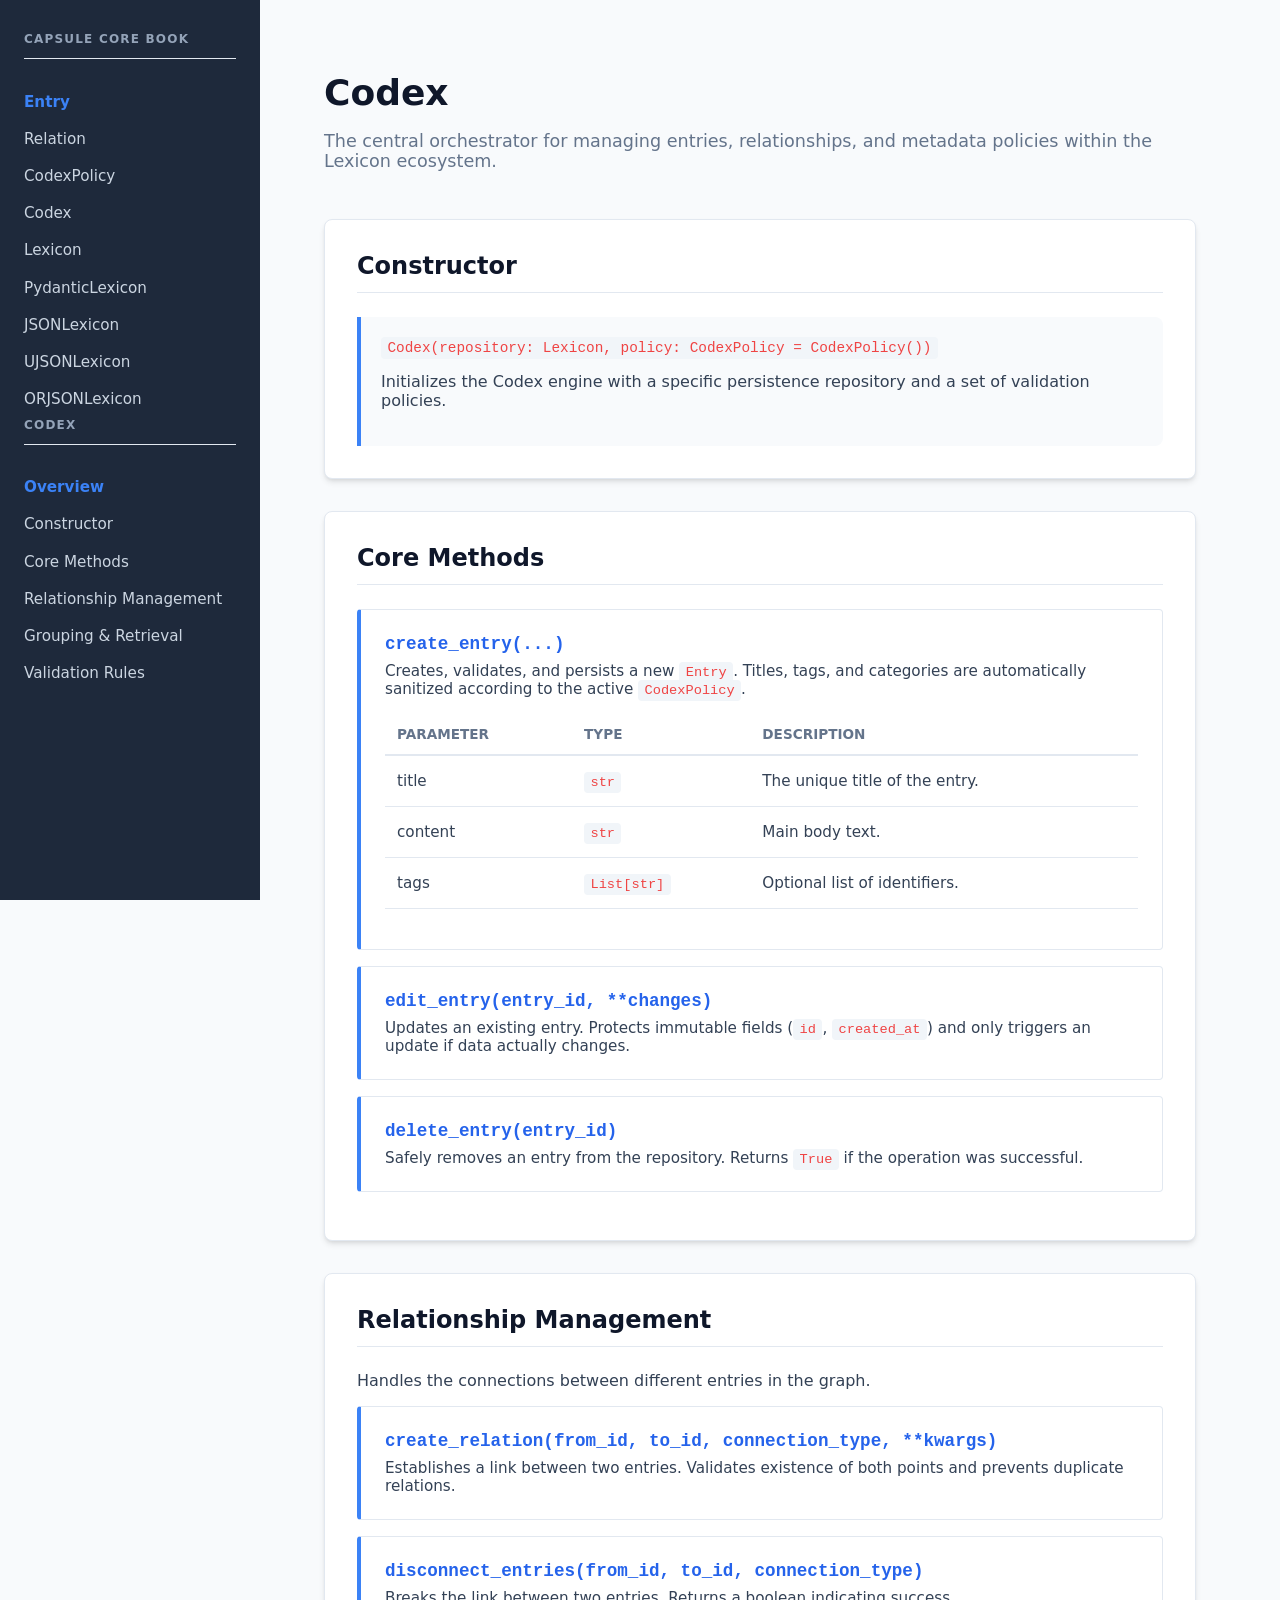
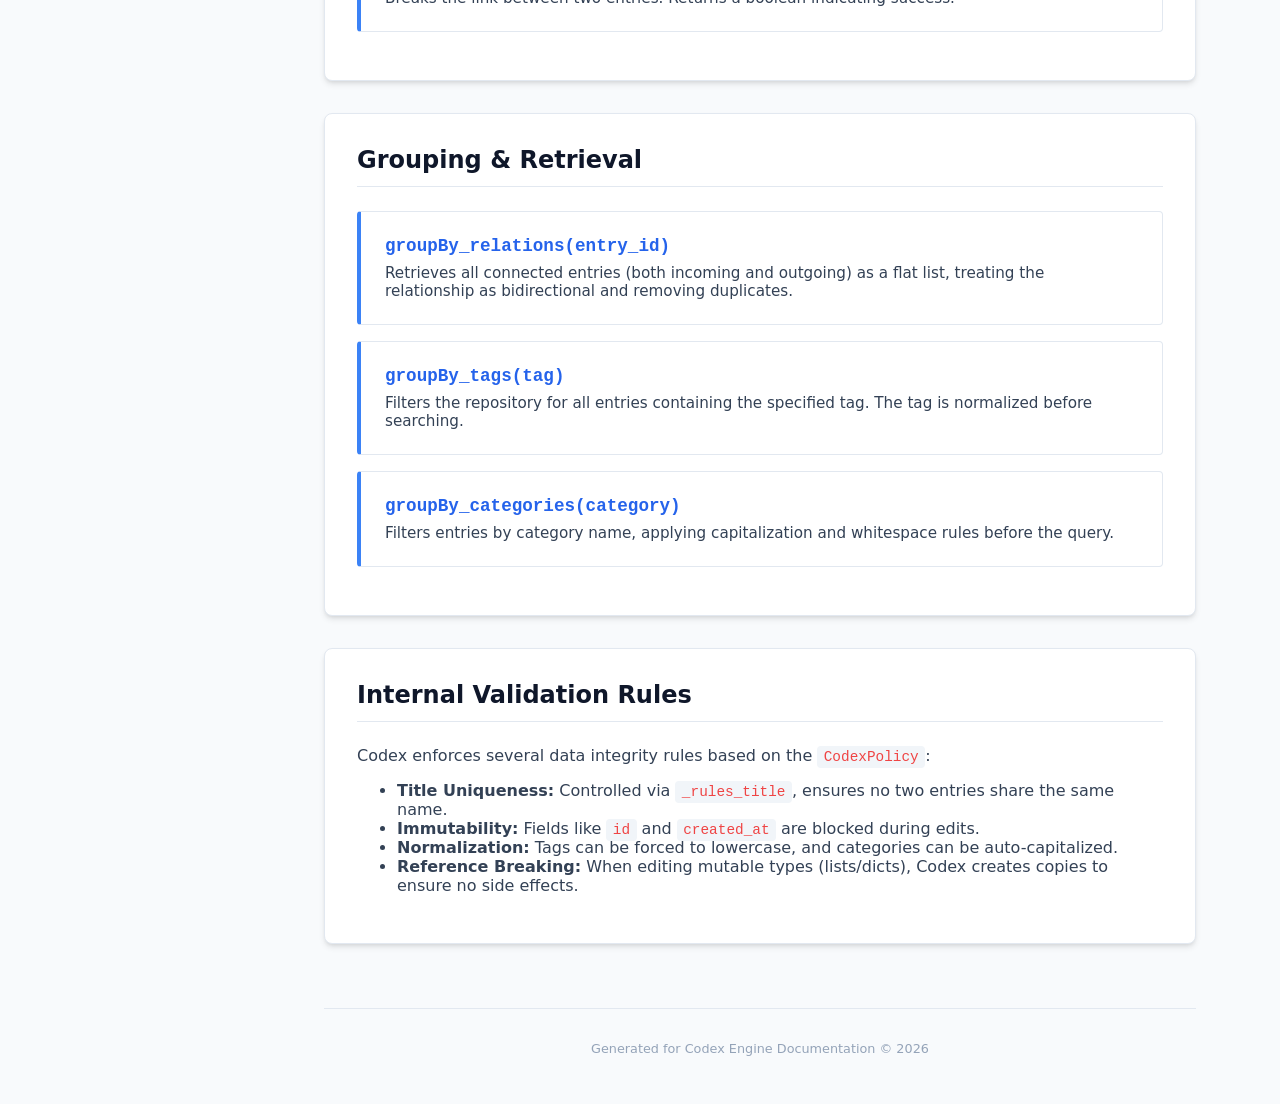
<file: docs/Codex.html>
<!DOCTYPE html>
<html lang="en">
<head>
    <meta charset="UTF-8">
    <meta name="viewport" content="width=device-width, initial-scale=1.0">
    <title>Codex API Documentation</title>
    <link rel="stylesheet" href="style.css">
    <style>
        /* Internal override for specific documentation needs */
        .params-table { margin-top: 1rem; margin-bottom: 1rem; }
        .tag-badge { 
            font-size: 0.7rem; 
            background: var(--code-bg); 
            color: var(--text-main); 
            padding: 2px 6px; 
            border-radius: 4px; 
            border: 1px solid var(--border);
        }
    </style>
</head>
<body>

    <aside class="sidebar">
        <h2>Capsule Core book</h2>
        <nav>
            <a href="Entry.html" class="active">Entry</a>
            <a href="Relation.html">Relation</a>
            <a href="CodexPolicy.html">CodexPolicy</a>
            <a href="Codex.html">Codex</a>
            <a href="Lexicon.html">Lexicon</a>
            <a href="PydanticLexicon.html">PydanticLexicon</a>
            <a href="JSONLexicon.html">JSONLexicon</a>
            <a href="UJSONLexicon.html">UJSONLexicon</a>
            <a href="ORJSONLexicon.html">ORJSONLexicon</a>
        </nav>
        <h2>
            Codex
        </h2>
        <nav>
            <a href="#overview" class="active">Overview</a>
            <a href="#constructor">Constructor</a>
            <a href="#core-methods">Core Methods</a>
            <a href="#relationships">Relationship Management</a>
            <a href="#grouping">Grouping & Retrieval</a>
            <a href="#internal-rules">Validation Rules</a>
        </nav>
    </aside>

    <main class="main-content">
        <header id="overview">
            <h1>Codex</h1>
            <p class="subtitle">The central orchestrator for managing entries, relationships, and metadata policies within the Lexicon ecosystem.</p>
        </header>

        <section id="constructor">
            <h2>Constructor</h2>
            <div class="method-box">
                <code>Codex(repository: Lexicon, policy: CodexPolicy = CodexPolicy())</code>
                <p style="margin-top: 1rem;">Initializes the Codex engine with a specific persistence repository and a set of validation policies.</p>
            </div>
        </section>

        <section id="core-methods">
            <h2>Core Methods</h2>

            <div class="method-card">
                <h3>create_entry(...)</h3>
                <p>Creates, validates, and persists a new <code>Entry</code>. Titles, tags, and categories are automatically sanitized according to the active <code>CodexPolicy</code>.</p>
                <table>
                    <thead>
                        <tr>
                            <th>Parameter</th>
                            <th>Type</th>
                            <th>Description</th>
                        </tr>
                    </thead>
                    <tbody>
                        <tr><td>title</td><td><code>str</code></td><td>The unique title of the entry.</td></tr>
                        <tr><td>content</td><td><code>str</code></td><td>Main body text.</td></tr>
                        <tr><td>tags</td><td><code>List[str]</code></td><td>Optional list of identifiers.</td></tr>
                    </tbody>
                </table>
            </div>

            <div class="method-card">
                <h3>edit_entry(entry_id, **changes)</h3>
                <p>Updates an existing entry. Protects immutable fields (<code>id</code>, <code>created_at</code>) and only triggers an update if data actually changes.</p>
            </div>

            <div class="method-card">
                <h3>delete_entry(entry_id)</h3>
                <p>Safely removes an entry from the repository. Returns <code>True</code> if the operation was successful.</p>
            </div>
        </section>

        <section id="relationships">
            <h2>Relationship Management</h2>
            <p>Handles the connections between different entries in the graph.</p>

            <div class="method-card">
                <h3>create_relation(from_id, to_id, connection_type, **kwargs)</h3>
                <p>Establishes a link between two entries. Validates existence of both points and prevents duplicate relations.</p>
            </div>

            <div class="method-card">
                <h3>disconnect_entries(from_id, to_id, connection_type)</h3>
                <p>Breaks the link between two entries. Returns a boolean indicating success.</p>
            </div>
        </section>

        <section id="grouping">
            <h2>Grouping & Retrieval</h2>

            <div class="method-card">
                <h3>groupBy_relations(entry_id)</h3>
                <p>Retrieves all connected entries (both incoming and outgoing) as a flat list, treating the relationship as bidirectional and removing duplicates.</p>
            </div>

            <div class="method-card">
                <h3>groupBy_tags(tag)</h3>
                <p>Filters the repository for all entries containing the specified tag. The tag is normalized before searching.</p>
            </div>

            <div class="method-card">
                <h3>groupBy_categories(category)</h3>
                <p>Filters entries by category name, applying capitalization and whitespace rules before the query.</p>
            </div>
        </section>

        <section id="internal-rules">
            <h2>Internal Validation Rules</h2>
            <p>Codex enforces several data integrity rules based on the <code>CodexPolicy</code>:</p>
            <ul>
                <li><strong>Title Uniqueness:</strong> Controlled via <code>_rules_title</code>, ensures no two entries share the same name.</li>
                <li><strong>Immutability:</strong> Fields like <code>id</code> and <code>created_at</code> are blocked during edits.</li>
                <li><strong>Normalization:</strong> Tags can be forced to lowercase, and categories can be auto-capitalized.</li>
                <li><strong>Reference Breaking:</strong> When editing mutable types (lists/dicts), Codex creates copies to ensure no side effects.</li>
            </ul>
        </section>

        <footer style="margin-top: 4rem; color: #94a3b8; font-size: 0.8rem; text-align: center; border-top: 1px solid var(--border); padding-top: 2rem;">
            Generated for Codex Engine Documentation &copy; 2026
        </footer>
    </main>

</body>
</html>
</file>
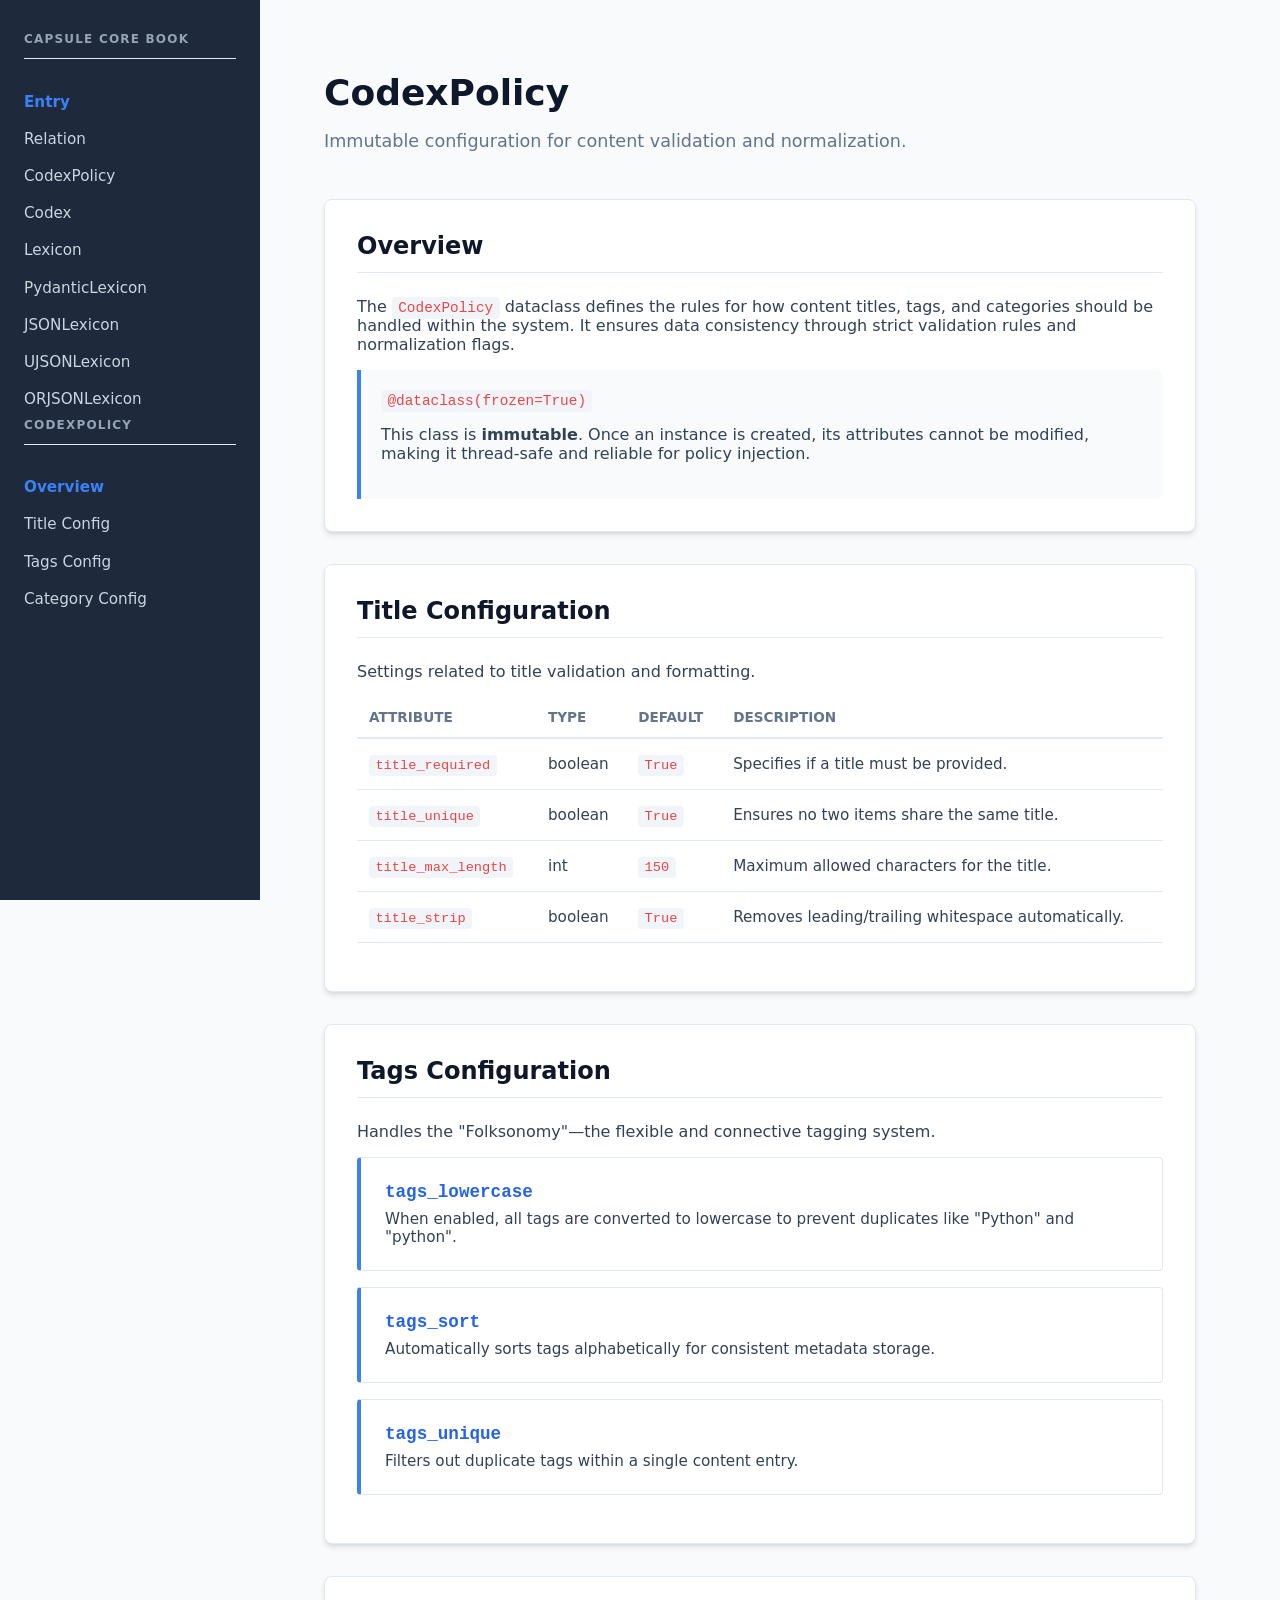
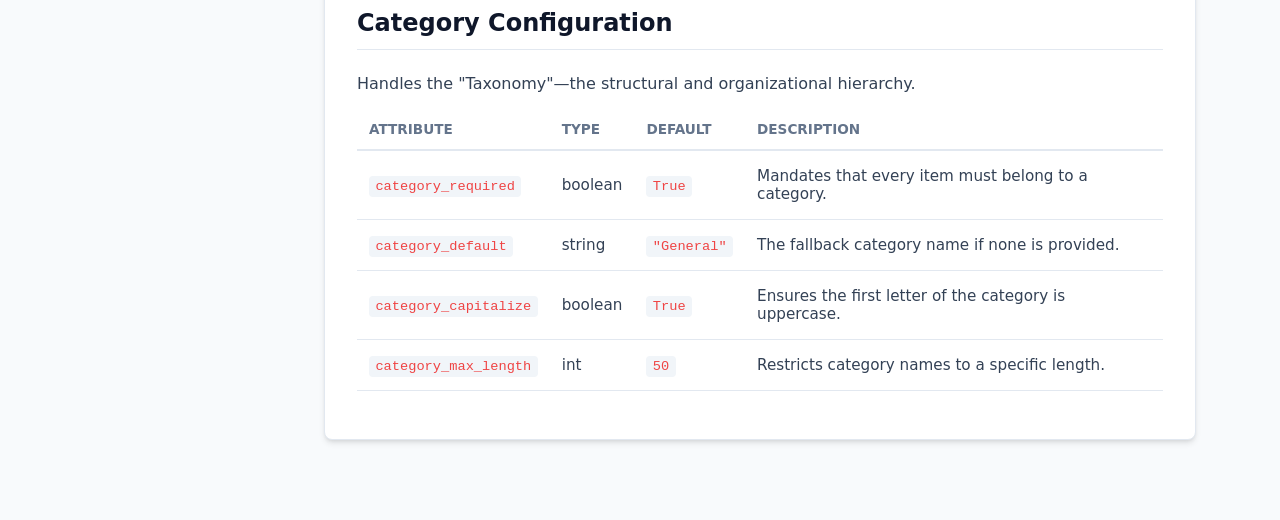
<file: docs/CodexPolicy.html>
<!DOCTYPE html>
<html lang="en">
<head>
    <meta charset="UTF-8">
    <meta name="viewport" content="width=device-width, initial-scale=1.0">
    <title>CodexPolicy Documentation</title>
    <link rel="stylesheet" href="style.css">
</head>
<body>

    <aside class="sidebar">
        <h2>Capsule Core book</h2>
        <nav>
            <a href="Entry.html" class="active">Entry</a>
            <a href="Relation.html">Relation</a>
            <a href="CodexPolicy.html">CodexPolicy</a>
            <a href="Codex.html">Codex</a>
            <a href="Lexicon.html">Lexicon</a>
            <a href="PydanticLexicon.html">PydanticLexicon</a>
            <a href="JSONLexicon.html">JSONLexicon</a>
            <a href="UJSONLexicon.html">UJSONLexicon</a>
            <a href="ORJSONLexicon.html">ORJSONLexicon</a>
        </nav>
        <h2>CodexPolicy</h2>
        <nav>
            <a href="#overview" class="active">Overview</a>
            <a href="#title-config">Title Config</a>
            <a href="#tags-config">Tags Config</a>
            <a href="#category-config">Category Config</a>
        </nav>
    </aside>

    <main class="main-content">
        <header>
            <h1>CodexPolicy</h1>
            <p class="subtitle">Immutable configuration for content validation and normalization.</p>
        </header>

        <section id="overview">
            <h2>Overview</h2>
            <p>The <code>CodexPolicy</code> dataclass defines the rules for how content titles, tags, and categories should be handled within the system. It ensures data consistency through strict validation rules and normalization flags.</p>
            <div class="method-box">
                <code>@dataclass(frozen=True)</code>
                <p>This class is <strong>immutable</strong>. Once an instance is created, its attributes cannot be modified, making it thread-safe and reliable for policy injection.</p>
            </div>
        </section>

        <section id="title-config">
            <h2>Title Configuration</h2>
            <p>Settings related to title validation and formatting.</p>
            
            <table>
                <thead>
                    <tr>
                        <th>Attribute</th>
                        <th>Type</th>
                        <th>Default</th>
                        <th>Description</th>
                    </tr>
                </thead>
                <tbody>
                    <tr>
                        <td><code>title_required</code></td>
                        <td>boolean</td>
                        <td><code>True</code></td>
                        <td>Specifies if a title must be provided.</td>
                    </tr>
                    <tr>
                        <td><code>title_unique</code></td>
                        <td>boolean</td>
                        <td><code>True</code></td>
                        <td>Ensures no two items share the same title.</td>
                    </tr>
                    <tr>
                        <td><code>title_max_length</code></td>
                        <td>int</td>
                        <td><code>150</code></td>
                        <td>Maximum allowed characters for the title.</td>
                    </tr>
                    <tr>
                        <td><code>title_strip</code></td>
                        <td>boolean</td>
                        <td><code>True</code></td>
                        <td>Removes leading/trailing whitespace automatically.</td>
                    </tr>
                </tbody>
            </table>
        </section>

        <section id="tags-config">
            <h2>Tags Configuration</h2>
            <p>Handles the "Folksonomy"—the flexible and connective tagging system.</p>

            <div class="method-card">
                <h3>tags_lowercase</h3>
                <p>When enabled, all tags are converted to lowercase to prevent duplicates like "Python" and "python".</p>
            </div>

            <div class="method-card">
                <h3>tags_sort</h3>
                <p>Automatically sorts tags alphabetically for consistent metadata storage.</p>
            </div>

            <div class="method-card">
                <h3>tags_unique</h3>
                <p>Filters out duplicate tags within a single content entry.</p>
            </div>
        </section>

        <section id="category-config">
            <h2>Category Configuration</h2>
            <p>Handles the "Taxonomy"—the structural and organizational hierarchy.</p>

            <table>
                <thead>
                    <tr>
                        <th>Attribute</th>
                        <th>Type</th>
                        <th>Default</th>
                        <th>Description</th>
                    </tr>
                </thead>
                <tbody>
                    <tr>
                        <td><code>category_required</code></td>
                        <td>boolean</td>
                        <td><code>True</code></td>
                        <td>Mandates that every item must belong to a category.</td>
                    </tr>
                    <tr>
                        <td><code>category_default</code></td>
                        <td>string</td>
                        <td><code>"General"</code></td>
                        <td>The fallback category name if none is provided.</td>
                    </tr>
                    <tr>
                        <td><code>category_capitalize</code></td>
                        <td>boolean</td>
                        <td><code>True</code></td>
                        <td>Ensures the first letter of the category is uppercase.</td>
                    </tr>
                    <tr>
                        <td><code>category_max_length</code></td>
                        <td>int</td>
                        <td><code>50</code></td>
                        <td>Restricts category names to a specific length.</td>
                    </tr>
                </tbody>
            </table>
        </section>

    </main>
</body>
</html>
</file>
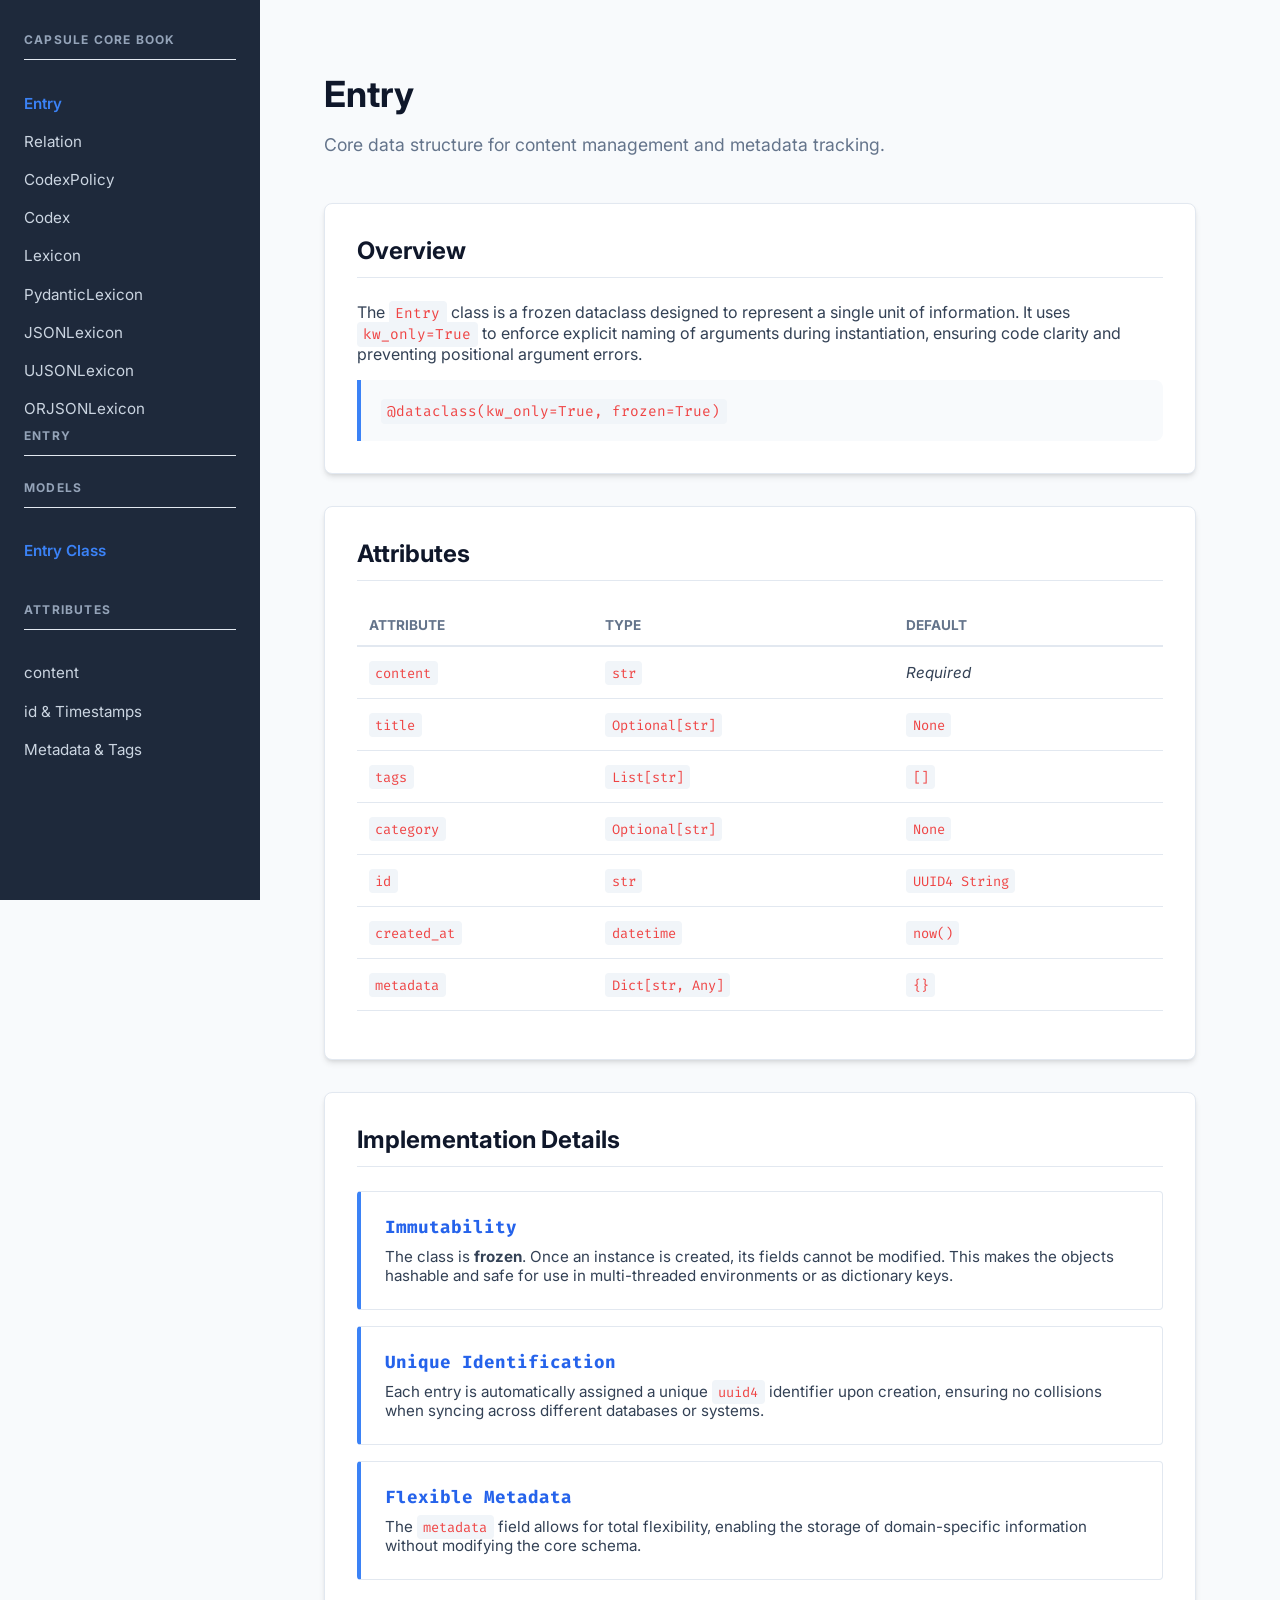
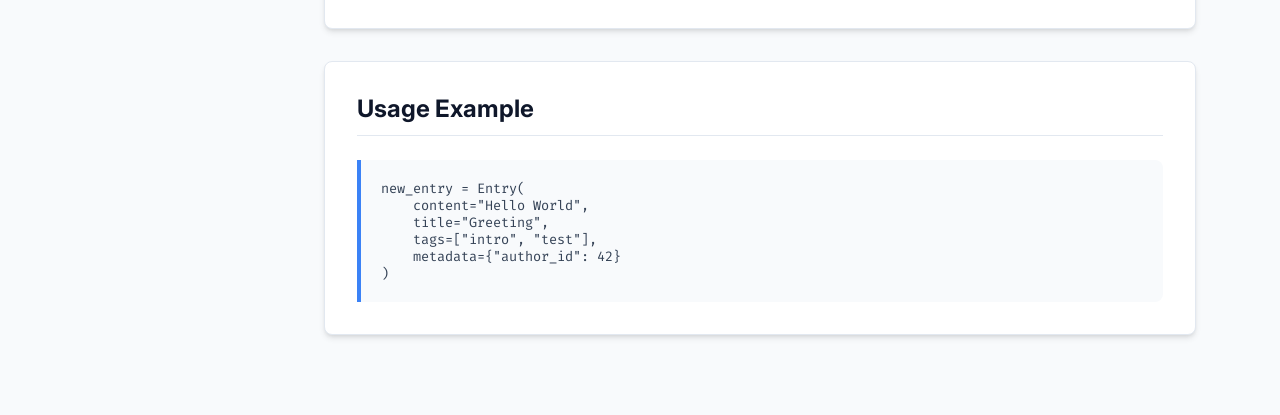
<file: docs/Entry.html>
<!DOCTYPE html>
<html lang="en">
<head>
    <meta charset="UTF-8">
    <meta name="viewport" content="width=device-width, initial-scale=1.0">
    <title>Entry Model Documentation</title>
    <link rel="stylesheet" href="style.css">
    <link rel="preconnect" href="https://fonts.googleapis.com">
    <link rel="preconnect" href="https://fonts.gstatic.com" crossorigin>
    <link href="https://fonts.googleapis.com/css2?family=Fira+Code:wght@400;500&family=Inter:wght@400;600;700&display=swap" rel="stylesheet">
</head>
<body>

    <aside class="sidebar">
        <h2>Capsule Core book</h2>
        <nav>
            <a href="Entry.html" class="active">Entry</a>
            <a href="Relation.html">Relation</a>
            <a href="CodexPolicy.html">CodexPolicy</a>
            <a href="Codex.html">Codex</a>
            <a href="Lexicon.html">Lexicon</a>
            <a href="PydanticLexicon.html">PydanticLexicon</a>
            <a href="JSONLexicon.html">JSONLexicon</a>
            <a href="UJSONLexicon.html">UJSONLexicon</a>
            <a href="ORJSONLexicon.html">ORJSONLexicon</a>
        </nav>
        <h2>Entry</h2>
        <h2>Models</h2>
        <nav>
            <a href="#entry-class" class="active">Entry Class</a>
        </nav>
        
        <h2 style="margin-top: 2rem;">Attributes</h2>
        <nav>
            <a href="#attr-content">content</a>
            <a href="#attr-identity">id & Timestamps</a>
            <a href="#attr-meta">Metadata & Tags</a>
        </nav>
    </aside>

    <main class="main-content">
        <header id="repository">
            <h1>Entry</h1>
            <p class="subtitle">Core data structure for content management and metadata tracking.</p>
        </header>

        <section id="entry-class">
            <h2>Overview</h2>
            <p>The <code>Entry</code> class is a frozen dataclass designed to represent a single unit of information. It uses <code>kw_only=True</code> to enforce explicit naming of arguments during instantiation, ensuring code clarity and preventing positional argument errors.</p>
            
            <div class="method-box">
                <code>@dataclass(kw_only=True, frozen=True)</code>
            </div>
        </section>

        <section>
            <h2>Attributes</h2>
            <table>
                <thead>
                    <tr>
                        <th>Attribute</th>
                        <th>Type</th>
                        <th>Default</th>
                    </tr>
                </thead>
                <tbody>
                    <tr id="attr-content">
                        <td><code>content</code></td>
                        <td><code>str</code></td>
                        <td><em>Required</em></td>
                    </tr>
                    <tr>
                        <td><code>title</code></td>
                        <td><code>Optional[str]</code></td>
                        <td><code>None</code></td>
                    </tr>
                    <tr>
                        <td><code>tags</code></td>
                        <td><code>List[str]</code></td>
                        <td><code>[]</code></td>
                    </tr>
                    <tr>
                        <td><code>category</code></td>
                        <td><code>Optional[str]</code></td>
                        <td><code>None</code></td>
                    </tr>
                    <tr id="attr-identity">
                        <td><code>id</code></td>
                        <td><code>str</code></td>
                        <td><code>UUID4 String</code></td>
                    </tr>
                    <tr>
                        <td><code>created_at</code></td>
                        <td><code>datetime</code></td>
                        <td><code>now()</code></td>
                    </tr>
                    <tr id="attr-meta">
                        <td><code>metadata</code></td>
                        <td><code>Dict[str, Any]</code></td>
                        <td><code>{}</code></td>
                    </tr>
                </tbody>
            </table>
        </section>

        <section>
            <h2>Implementation Details</h2>
            
            <div class="method-card">
                <h3>Immutability</h3>
                <p>The class is <strong>frozen</strong>. Once an instance is created, its fields cannot be modified. This makes the objects hashable and safe for use in multi-threaded environments or as dictionary keys.</p>
            </div>

            <div class="method-card">
                <h3>Unique Identification</h3>
                <p>Each entry is automatically assigned a unique <code>uuid4</code> identifier upon creation, ensuring no collisions when syncing across different databases or systems.</p>
            </div>

            <div class="method-card">
                <h3>Flexible Metadata</h3>
                <p>The <code>metadata</code> field allows for total flexibility, enabling the storage of domain-specific information without modifying the core schema.</p>
            </div>
        </section>

        <section>
            <h2>Usage Example</h2>
            <div class="method-box">
                <pre style="margin: 0; color: var(--text-main); font-family: 'Fira Code', monospace; font-size: 0.85rem;">
new_entry = Entry(
    content="Hello World",
    title="Greeting",
    tags=["intro", "test"],
    metadata={"author_id": 42}
)</pre>
            </div>
        </section>
    </main>

</body>
</html>
</file>
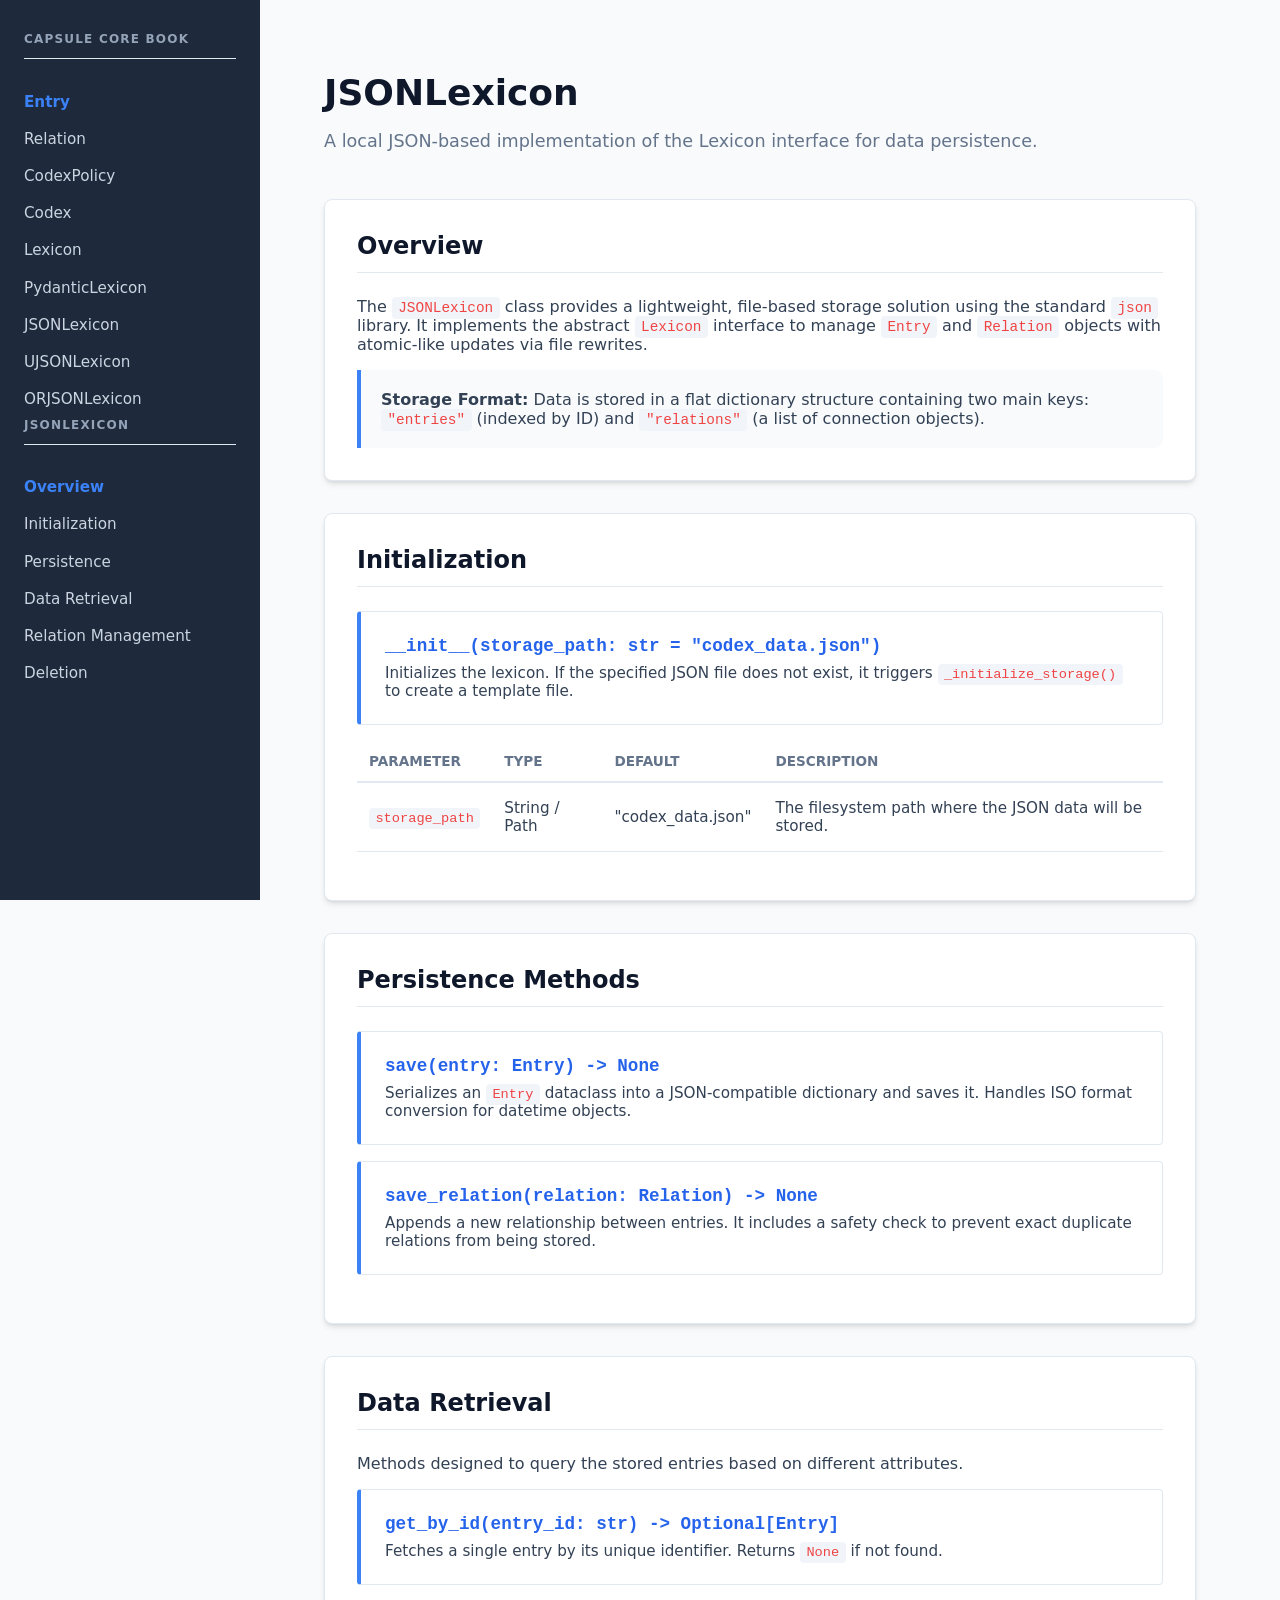
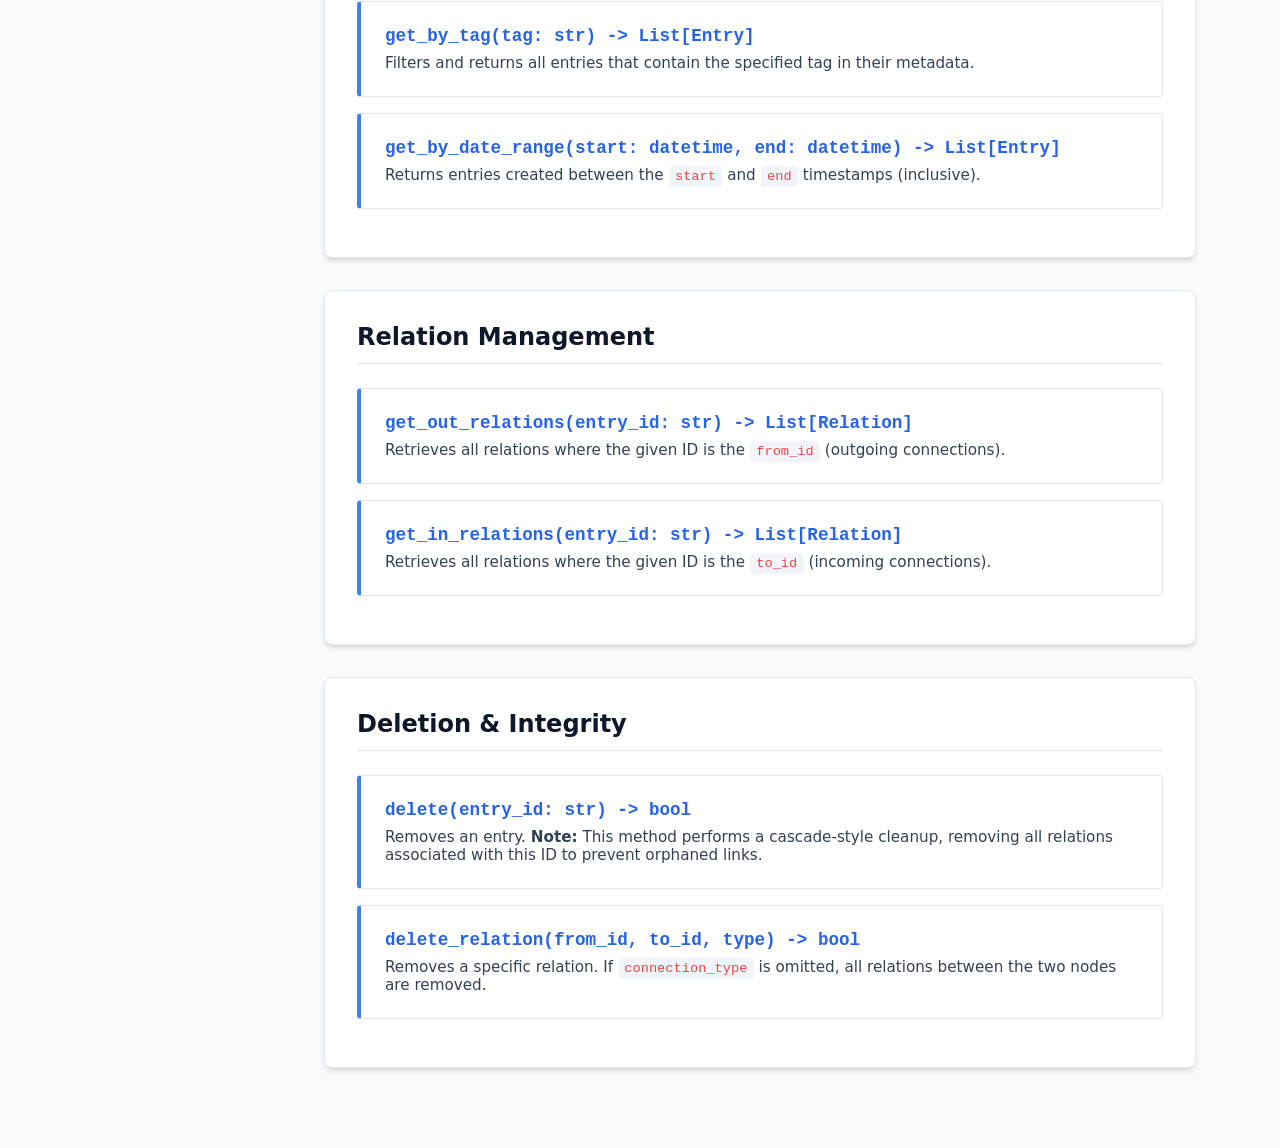
<file: docs/JSONLexicon.html>
<!DOCTYPE html>
<html lang="en">
<head>
    <meta charset="UTF-8">
    <meta name="viewport" content="width=device-width, initial-scale=1.0">
    <title>JSONLexicon Documentation</title>
    <link rel="stylesheet" href="style.css">
</head>
<body>

    <aside class="sidebar">
        <h2>Capsule Core book</h2>
        <nav>
            <a href="Entry.html" class="active">Entry</a>
            <a href="Relation.html">Relation</a>
            <a href="CodexPolicy.html">CodexPolicy</a>
            <a href="Codex.html">Codex</a>
            <a href="Lexicon.html">Lexicon</a>
            <a href="PydanticLexicon.html">PydanticLexicon</a>
            <a href="JSONLexicon.html">JSONLexicon</a>
            <a href="UJSONLexicon.html">UJSONLexicon</a>
            <a href="ORJSONLexicon.html">ORJSONLexicon</a>
        </nav>
        <h2>JSONLexicon</h2>
        <nav>
            <a href="#overview" class="active">Overview</a>
            <a href="#initialization">Initialization</a>
            <a href="#persistence">Persistence</a>
            <a href="#retrieval">Data Retrieval</a>
            <a href="#relations">Relation Management</a>
            <a href="#cleanup">Deletion</a>
        </nav>
    </aside>

    <main class="main-content">
        <header id="repository">
            <h1>JSONLexicon</h1>
            <p class="subtitle">A local JSON-based implementation of the Lexicon interface for data persistence.</p>
        </header>

        <section id="overview">
            <h2>Overview</h2>
            <p>The <code>JSONLexicon</code> class provides a lightweight, file-based storage solution using the standard <code>json</code> library. It implements the abstract <code>Lexicon</code> interface to manage <code>Entry</code> and <code>Relation</code> objects with atomic-like updates via file rewrites.</p>
            
            <div class="method-box">
                <strong>Storage Format:</strong> Data is stored in a flat dictionary structure containing two main keys: <code>"entries"</code> (indexed by ID) and <code>"relations"</code> (a list of connection objects).
            </div>
        </section>

        <section id="initialization">
            <h2>Initialization</h2>
            <div class="method-card">
                <h3>__init__(storage_path: str = "codex_data.json")</h3>
                <p>Initializes the lexicon. If the specified JSON file does not exist, it triggers <code>_initialize_storage()</code> to create a template file.</p>
            </div>
            <table>
                <thead>
                    <tr>
                        <th>Parameter</th>
                        <th>Type</th>
                        <th>Default</th>
                        <th>Description</th>
                    </tr>
                </thead>
                <tbody>
                    <tr>
                        <td><code>storage_path</code></td>
                        <td>String / Path</td>
                        <td>"codex_data.json"</td>
                        <td>The filesystem path where the JSON data will be stored.</td>
                    </tr>
                </tbody>
            </table>
        </section>

        <section id="persistence">
            <h2>Persistence Methods</h2>
            <div class="method-card">
                <h3>save(entry: Entry) -> None</h3>
                <p>Serializes an <code>Entry</code> dataclass into a JSON-compatible dictionary and saves it. Handles ISO format conversion for datetime objects.</p>
            </div>
            <div class="method-card">
                <h3>save_relation(relation: Relation) -> None</h3>
                <p>Appends a new relationship between entries. It includes a safety check to prevent exact duplicate relations from being stored.</p>
            </div>
        </section>

        <section id="retrieval">
            <h2>Data Retrieval</h2>
            <p>Methods designed to query the stored entries based on different attributes.</p>
            
            <div class="method-card">
                <h3>get_by_id(entry_id: str) -> Optional[Entry]</h3>
                <p>Fetches a single entry by its unique identifier. Returns <code>None</code> if not found.</p>
            </div>

            <div class="method-card">
                <h3>get_by_tag(tag: str) -> List[Entry]</h3>
                <p>Filters and returns all entries that contain the specified tag in their metadata.</p>
            </div>

            <div class="method-card">
                <h3>get_by_date_range(start: datetime, end: datetime) -> List[Entry]</h3>
                <p>Returns entries created between the <code>start</code> and <code>end</code> timestamps (inclusive).</p>
            </div>
        </section>

        <section id="relations">
            <h2>Relation Management</h2>
            <div class="method-card">
                <h3>get_out_relations(entry_id: str) -> List[Relation]</h3>
                <p>Retrieves all relations where the given ID is the <code>from_id</code> (outgoing connections).</p>
            </div>
            <div class="method-card">
                <h3>get_in_relations(entry_id: str) -> List[Relation]</h3>
                <p>Retrieves all relations where the given ID is the <code>to_id</code> (incoming connections).</p>
            </div>
        </section>

        <section id="cleanup">
            <h2>Deletion & Integrity</h2>
            <div class="method-card">
                <h3>delete(entry_id: str) -> bool</h3>
                <p>Removes an entry. <strong>Note:</strong> This method performs a cascade-style cleanup, removing all relations associated with this ID to prevent orphaned links.</p>
            </div>
            <div class="method-card">
                <h3>delete_relation(from_id, to_id, type) -> bool</h3>
                <p>Removes a specific relation. If <code>connection_type</code> is omitted, all relations between the two nodes are removed.</p>
            </div>
        </section>

    </main>
</body>
</html>
</file>
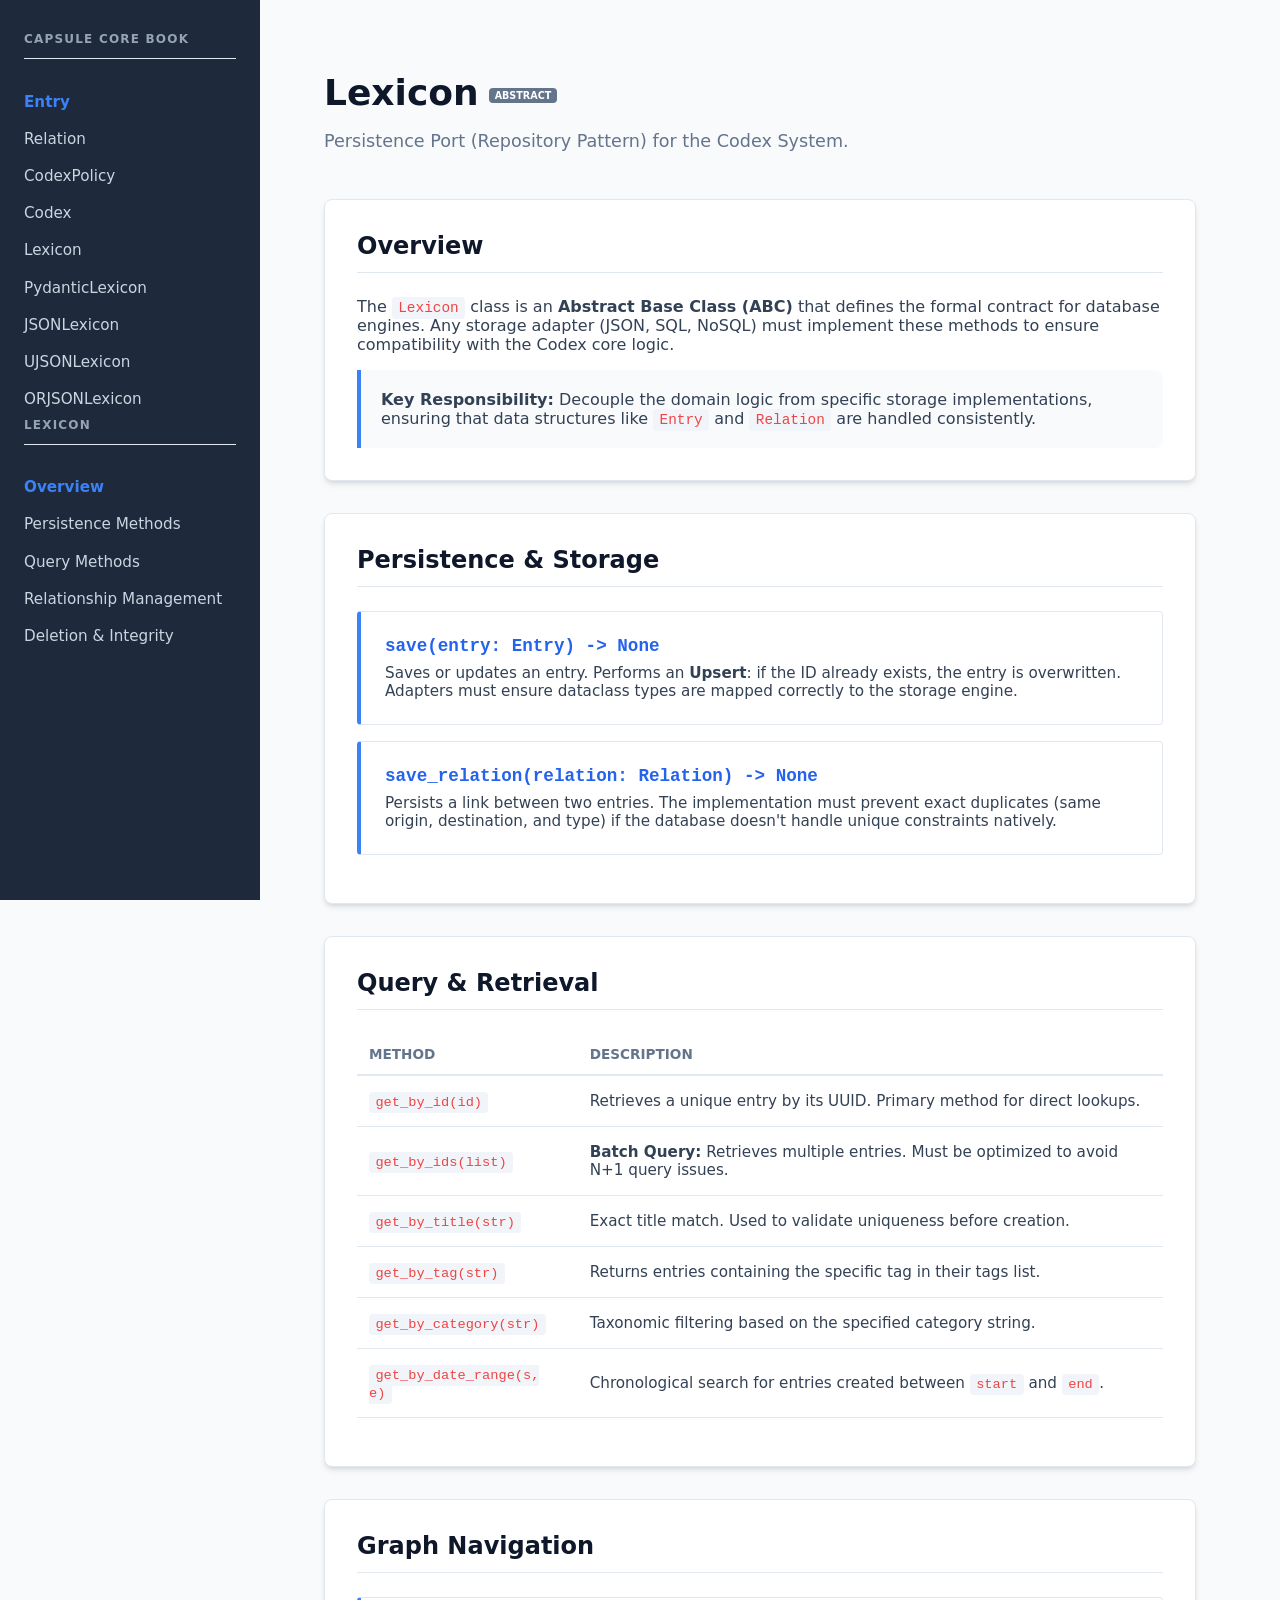
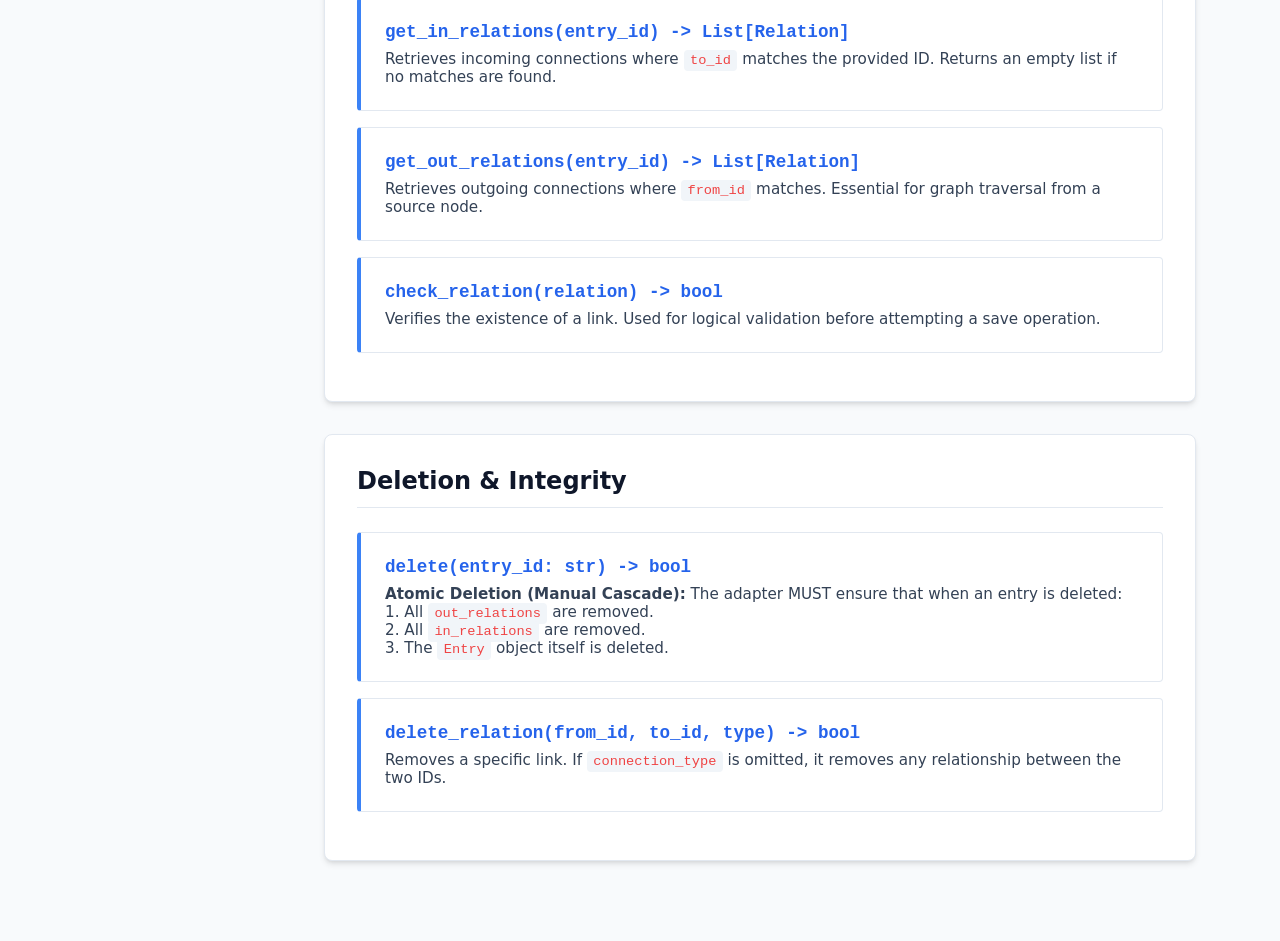
<file: docs/Lexicon.html>
<!DOCTYPE html>
<html lang="en">
<head>
    <meta charset="UTF-8">
    <meta name="viewport" content="width=device-width, initial-scale=1.0">
    <title>Lexicon Interface Documentation</title>
    <link rel="stylesheet" href="style.css">
</head>
<body id="repository">

    <aside class="sidebar">
        <h2>Capsule Core book</h2>
        <nav>
            <a href="Entry.html" class="active">Entry</a>
            <a href="Relation.html">Relation</a>
            <a href="CodexPolicy.html">CodexPolicy</a>
            <a href="Codex.html">Codex</a>
            <a href="Lexicon.html">Lexicon</a>
            <a href="PydanticLexicon.html">PydanticLexicon</a>
            <a href="JSONLexicon.html">JSONLexicon</a>
            <a href="UJSONLexicon.html">UJSONLexicon</a>
            <a href="ORJSONLexicon.html">ORJSONLexicon</a>
        </nav>
        <h2>Lexicon</h2>
        <nav>
            <a href="#overview" class="active">Overview</a>
            <a href="#persistence">Persistence Methods</a>
            <a href="#query">Query Methods</a>
            <a href="#relationship">Relationship Management</a>
            <a href="#deletion">Deletion & Integrity</a>
        </nav>
    </aside>

    <main class="main-content">
        <header>
            <h1>Lexicon</h1>
            <p class="subtitle">Persistence Port (Repository Pattern) for the Codex System.</p>
        </header>

        <section id="overview">
            <h2>Overview</h2>
            <p>
                The <code>Lexicon</code> class is an <strong>Abstract Base Class (ABC)</strong> that defines the formal contract for 
                database engines. Any storage adapter (JSON, SQL, NoSQL) must implement these methods to ensure 
                compatibility with the Codex core logic.
            </p>
            <div class="method-box">
                <strong>Key Responsibility:</strong> Decouple the domain logic from specific storage implementations, 
                ensuring that data structures like <code>Entry</code> and <code>Relation</code> are handled consistently.
            </div>
        </section>

        <section id="persistence">
            <h2>Persistence & Storage</h2>
            
            <div class="method-card">
                <h3>save(entry: Entry) -> None</h3>
                <p>Saves or updates an entry. Performs an <strong>Upsert</strong>: if the ID already exists, the entry is overwritten. 
                Adapters must ensure dataclass types are mapped correctly to the storage engine.</p>
            </div>

            <div class="method-card">
                <h3>save_relation(relation: Relation) -> None</h3>
                <p>Persists a link between two entries. The implementation must prevent exact duplicates (same origin, destination, and type) 
                if the database doesn't handle unique constraints natively.</p>
            </div>
        </section>

        <section id="query">
            <h2>Query & Retrieval</h2>
            <table>
                <thead>
                    <tr>
                        <th>Method</th>
                        <th>Description</th>
                    </tr>
                </thead>
                <tbody>
                    <tr>
                        <td><code>get_by_id(id)</code></td>
                        <td>Retrieves a unique entry by its UUID. Primary method for direct lookups.</td>
                    </tr>
                    <tr>
                        <td><code>get_by_ids(list)</code></td>
                        <td><strong>Batch Query:</strong> Retrieves multiple entries. Must be optimized to avoid N+1 query issues.</td>
                    </tr>
                    <tr>
                        <td><code>get_by_title(str)</code></td>
                        <td>Exact title match. Used to validate uniqueness before creation.</td>
                    </tr>
                    <tr>
                        <td><code>get_by_tag(str)</code></td>
                        <td>Returns entries containing the specific tag in their tags list.</td>
                    </tr>
                    <tr>
                        <td><code>get_by_category(str)</code></td>
                        <td>Taxonomic filtering based on the specified category string.</td>
                    </tr>
                    <tr>
                        <td><code>get_by_date_range(s, e)</code></td>
                        <td>Chronological search for entries created between <code>start</code> and <code>end</code>.</td>
                    </tr>
                </tbody>
            </table>
        </section>

        <section id="relationship">
            <h2>Graph Navigation</h2>
            
            <div class="method-card">
                <h3>get_in_relations(entry_id) -> List[Relation]</h3>
                <p>Retrieves incoming connections where <code>to_id</code> matches the provided ID. Returns an empty list if no matches are found.</p>
            </div>

            <div class="method-card">
                <h3>get_out_relations(entry_id) -> List[Relation]</h3>
                <p>Retrieves outgoing connections where <code>from_id</code> matches. Essential for graph traversal from a source node.</p>
            </div>

            <div class="method-card">
                <h3>check_relation(relation) -> bool</h3>
                <p>Verifies the existence of a link. Used for logical validation before attempting a save operation.</p>
            </div>
        </section>

        <section id="deletion">
            <h2>Deletion & Integrity</h2>

            <div class="method-card">
                <h3>delete(entry_id: str) -> bool</h3>
                <p><strong>Atomic Deletion (Manual Cascade):</strong> The adapter MUST ensure that when an entry is deleted:
                <br>1. All <code>out_relations</code> are removed.
                <br>2. All <code>in_relations</code> are removed.
                <br>3. The <code>Entry</code> object itself is deleted.</p>
            </div>

            <div class="method-card">
                <h3>delete_relation(from_id, to_id, type) -> bool</h3>
                <p>Removes a specific link. If <code>connection_type</code> is omitted, it removes any relationship between the two IDs.</p>
            </div>
        </section>

    </main>
</body>
</html>
</file>
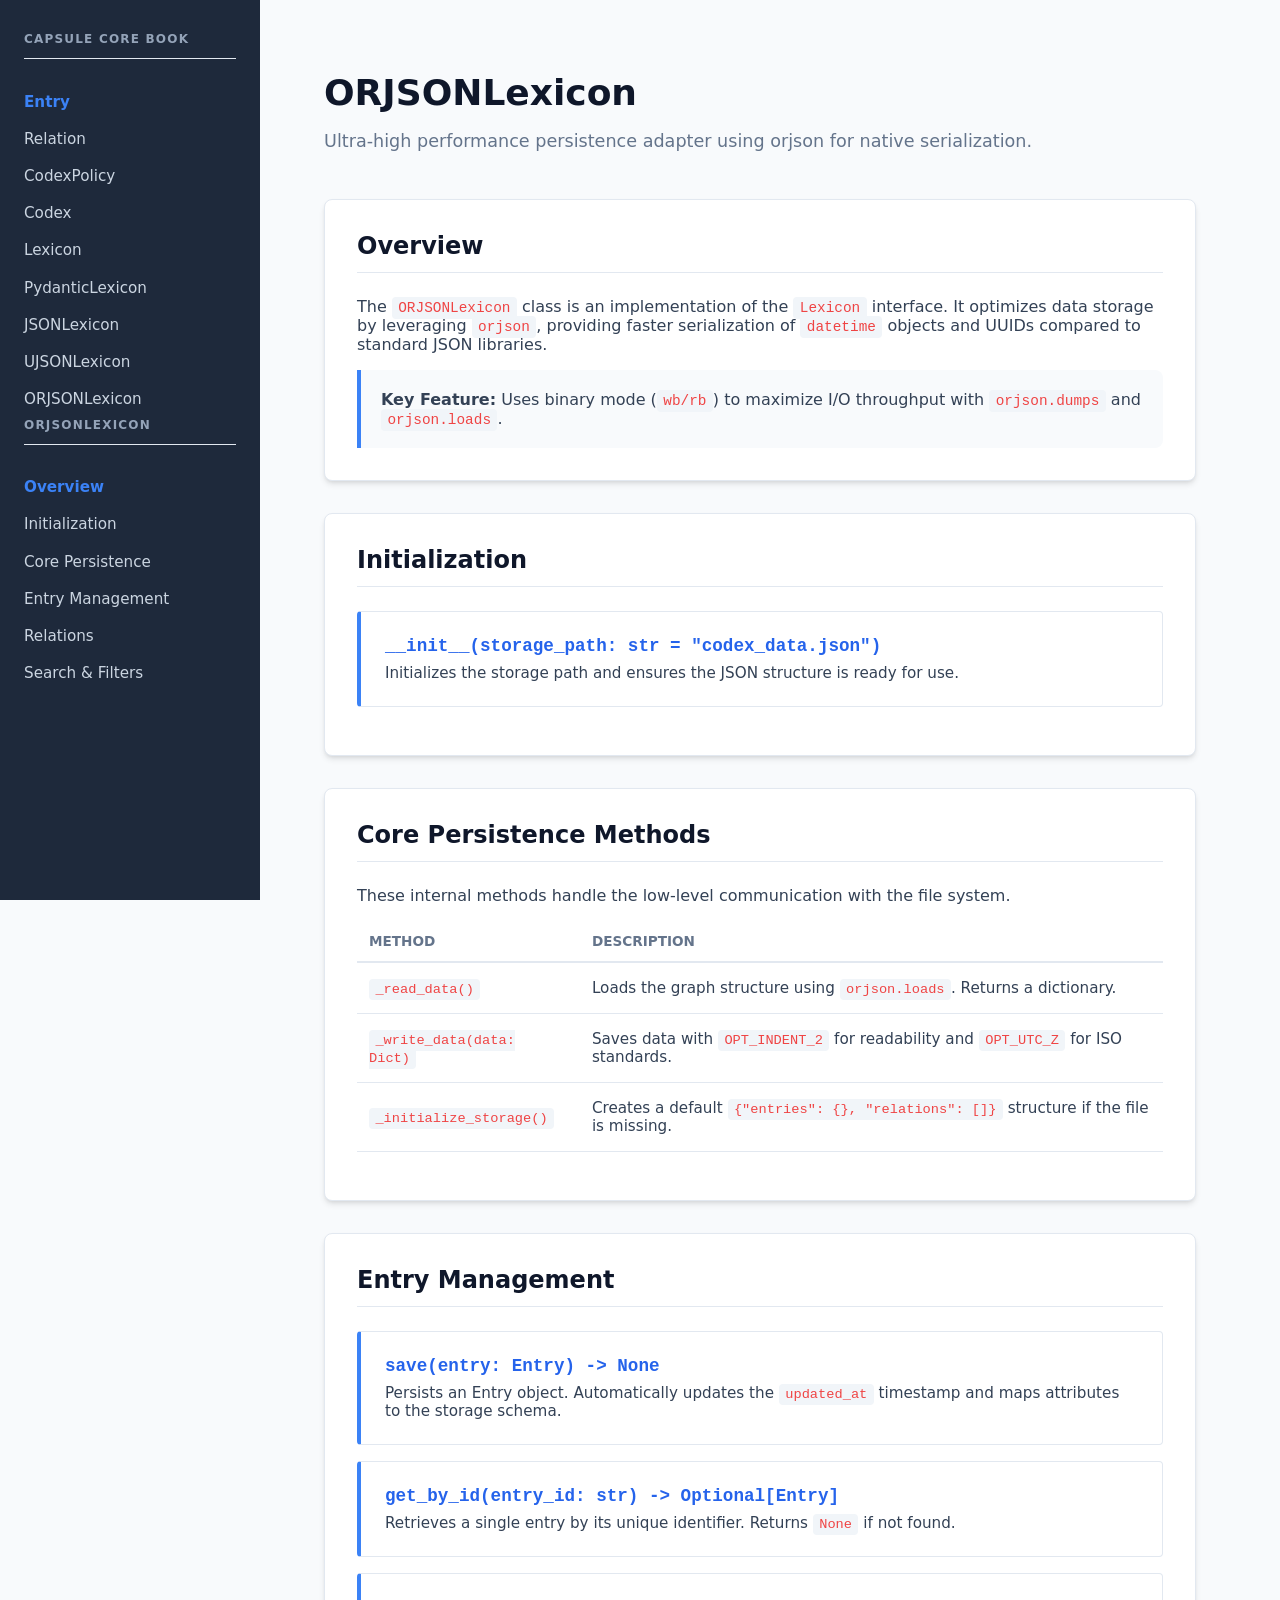
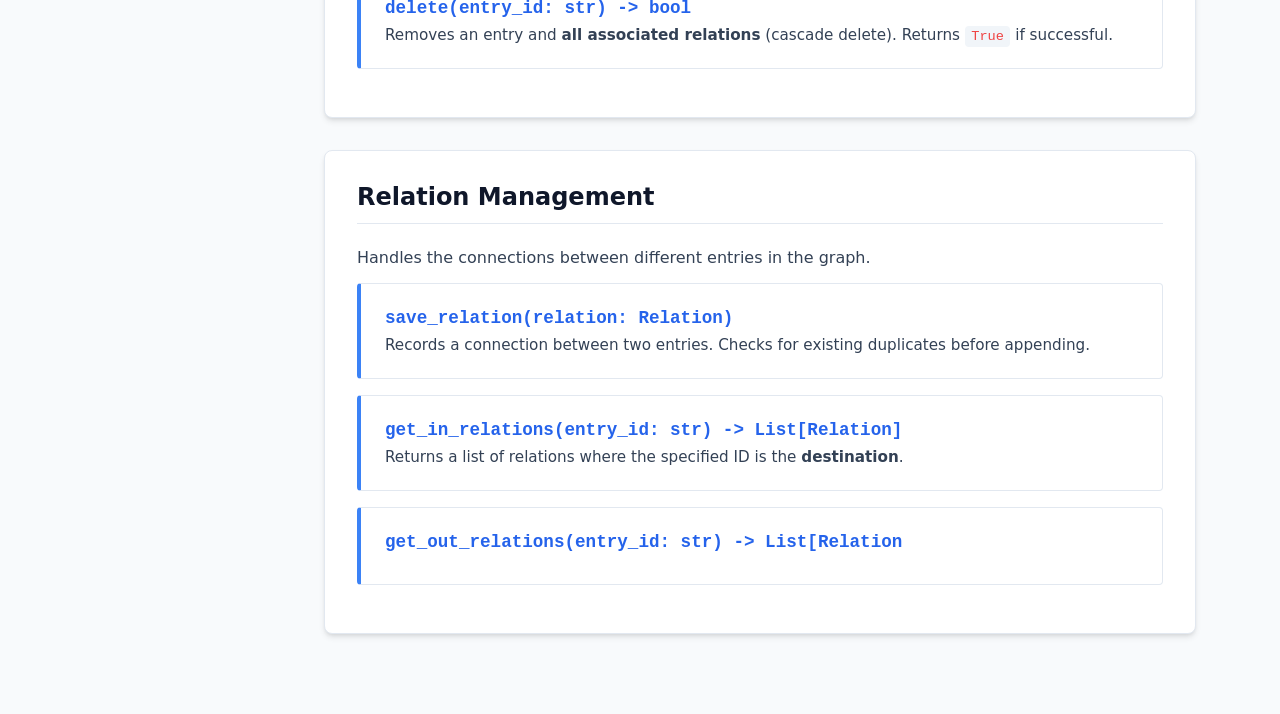
<file: docs/ORJSONLexicon.html>
<!DOCTYPE html>
<html lang="en">
<head>
    <meta charset="UTF-8">
    <meta name="viewport" content="width=device-width, initial-scale=1.0">
    <title>ORJSONLexicon Documentation</title>
    <link rel="stylesheet" href="style.css">
</head>
<body>

    <aside class="sidebar">
        <h2>Capsule Core book</h2>
        <nav>
            <a href="Entry.html" class="active">Entry</a>
            <a href="Relation.html">Relation</a>
            <a href="CodexPolicy.html">CodexPolicy</a>
            <a href="Codex.html">Codex</a>
            <a href="Lexicon.html">Lexicon</a>
            <a href="PydanticLexicon.html">PydanticLexicon</a>
            <a href="JSONLexicon.html">JSONLexicon</a>
            <a href="UJSONLexicon.html">UJSONLexicon</a>
            <a href="ORJSONLexicon.html">ORJSONLexicon</a>
        </nav>
        <h2>ORJSONLexicon</h2>
        <nav>
            <a href="#overview" class="active">Overview</a>
            <a href="#initialization">Initialization</a>
            <a href="#persistence">Core Persistence</a>
            <a href="#entry-methods">Entry Management</a>
            <a href="#relation-methods">Relations</a>
            <a href="#search-methods">Search & Filters</a>
        </nav>
    </aside>

    <main class="main-content">
        <header id="repository">
            <h1>ORJSONLexicon</h1>
            <p class="subtitle">Ultra-high performance persistence adapter using orjson for native serialization.</p>
        </header>

        <section id="overview">
            <h2>Overview</h2>
            <p>The <code>ORJSONLexicon</code> class is an implementation of the <code>Lexicon</code> interface. It optimizes data storage by leveraging <code>orjson</code>, providing faster serialization of <code>datetime</code> objects and UUIDs compared to standard JSON libraries.</p>
            <div class="method-box">
                <strong>Key Feature:</strong> Uses binary mode (<code>wb/rb</code>) to maximize I/O throughput with <code>orjson.dumps</code> and <code>orjson.loads</code>.
            </div>
        </section>

        <section id="initialization">
            <h2>Initialization</h2>
            <div class="method-card">
                <h3>__init__(storage_path: str = "codex_data.json")</h3>
                <p>Initializes the storage path and ensures the JSON structure is ready for use.</p>
            </div>
        </section>

        <section id="persistence">
            <h2>Core Persistence Methods</h2>
            <p>These internal methods handle the low-level communication with the file system.</p>
            
            <table>
                <thead>
                    <tr>
                        <th>Method</th>
                        <th>Description</th>
                    </tr>
                </thead>
                <tbody>
                    <tr>
                        <td><code>_read_data()</code></td>
                        <td>Loads the graph structure using <code>orjson.loads</code>. Returns a dictionary.</td>
                    </tr>
                    <tr>
                        <td><code>_write_data(data: Dict)</code></td>
                        <td>Saves data with <code>OPT_INDENT_2</code> for readability and <code>OPT_UTC_Z</code> for ISO standards.</td>
                    </tr>
                    <tr>
                        <td><code>_initialize_storage()</code></td>
                        <td>Creates a default <code>{"entries": {}, "relations": []}</code> structure if the file is missing.</td>
                    </tr>
                </tbody>
            </table>
        </section>

        <section id="entry-methods">
            <h2>Entry Management</h2>
            
            <div class="method-card">
                <h3>save(entry: Entry) -> None</h3>
                <p>Persists an Entry object. Automatically updates the <code>updated_at</code> timestamp and maps attributes to the storage schema.</p>
            </div>

            <div class="method-card">
                <h3>get_by_id(entry_id: str) -> Optional[Entry]</h3>
                <p>Retrieves a single entry by its unique identifier. Returns <code>None</code> if not found.</p>
            </div>

            <div class="method-card">
                <h3>delete(entry_id: str) -> bool</h3>
                <p>Removes an entry and <strong>all associated relations</strong> (cascade delete). Returns <code>True</code> if successful.</p>
            </div>
        </section>

        <section id="relation-methods">
            <h2>Relation Management</h2>
            <p>Handles the connections between different entries in the graph.</p>

            <div class="method-card">
                <h3>save_relation(relation: Relation)</h3>
                <p>Records a connection between two entries. Checks for existing duplicates before appending.</p>
            </div>

            <div class="method-card">
                <h3>get_in_relations(entry_id: str) -> List[Relation]</h3>
                <p>Returns a list of relations where the specified ID is the <strong>destination</strong>.</p>
            </div>

            <div class="method-card">
                <h3>get_out_relations(entry_id: str) -> List[Relation
</file>
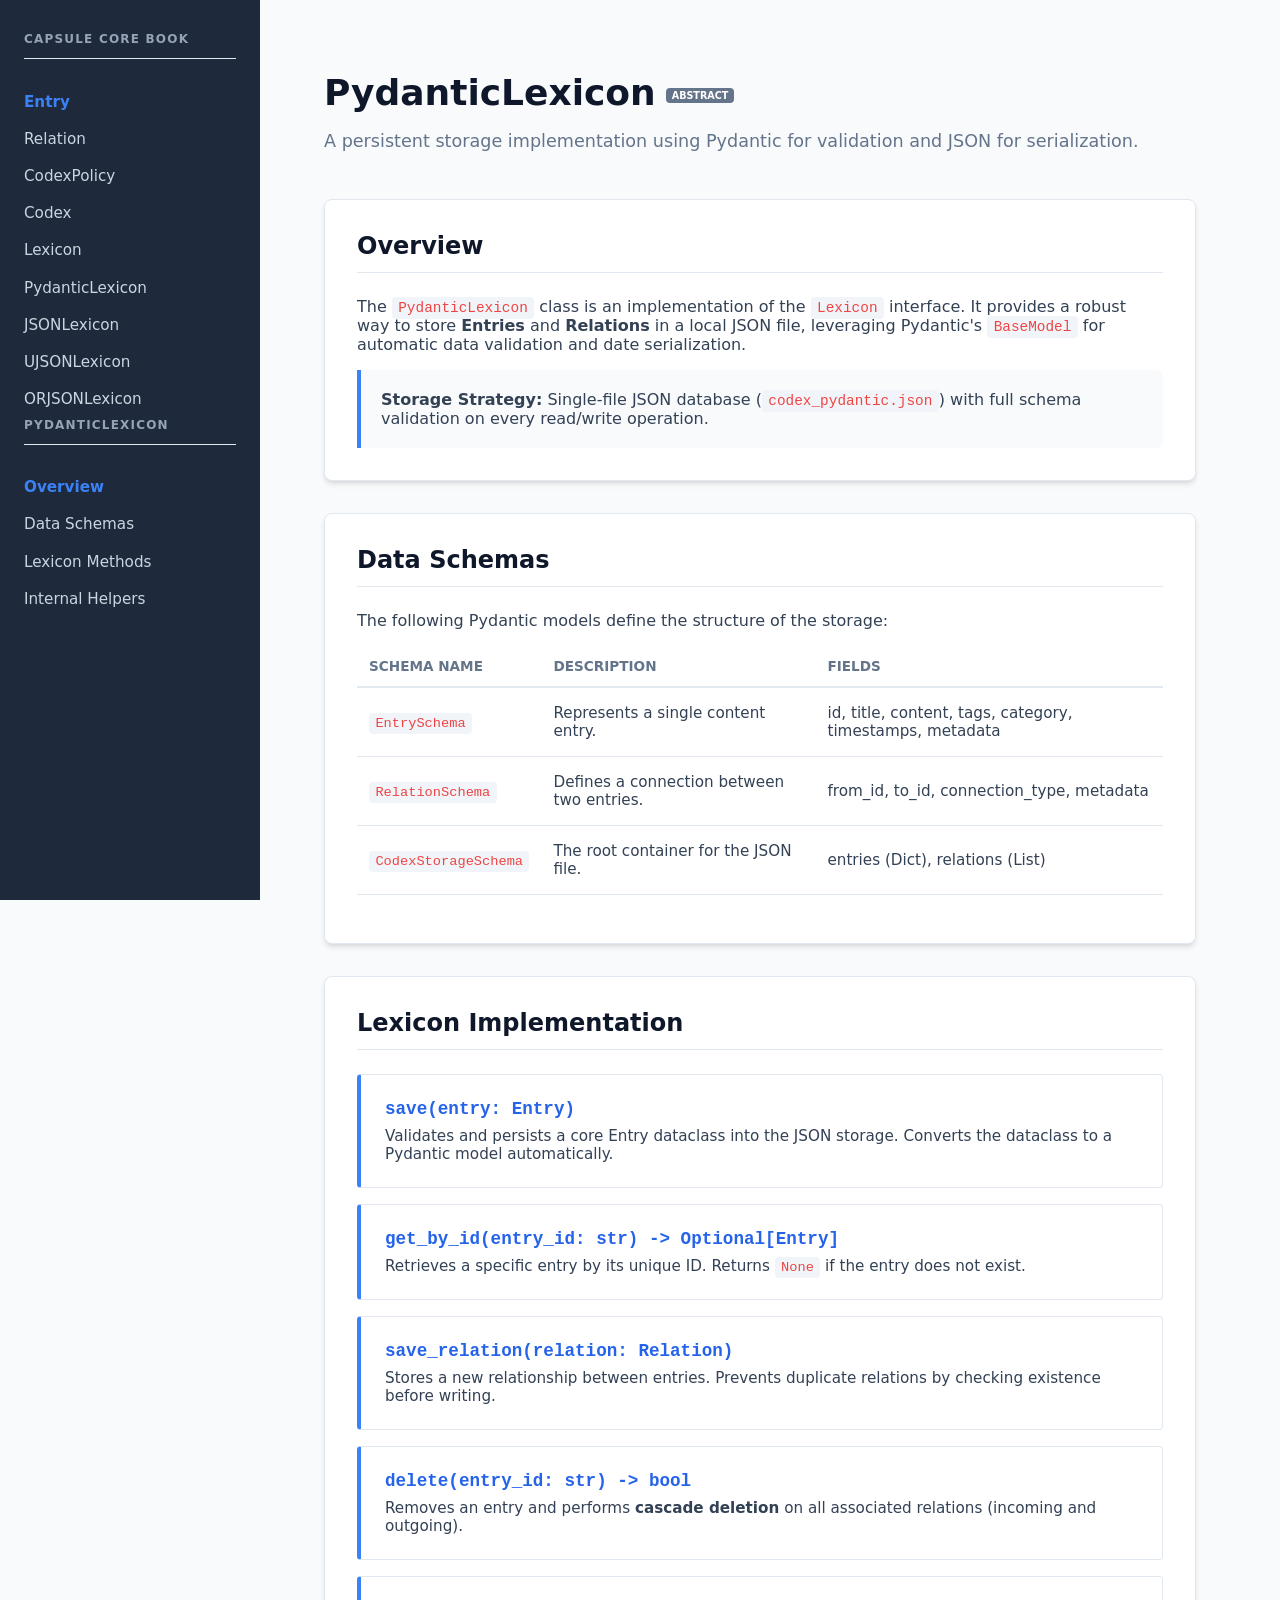
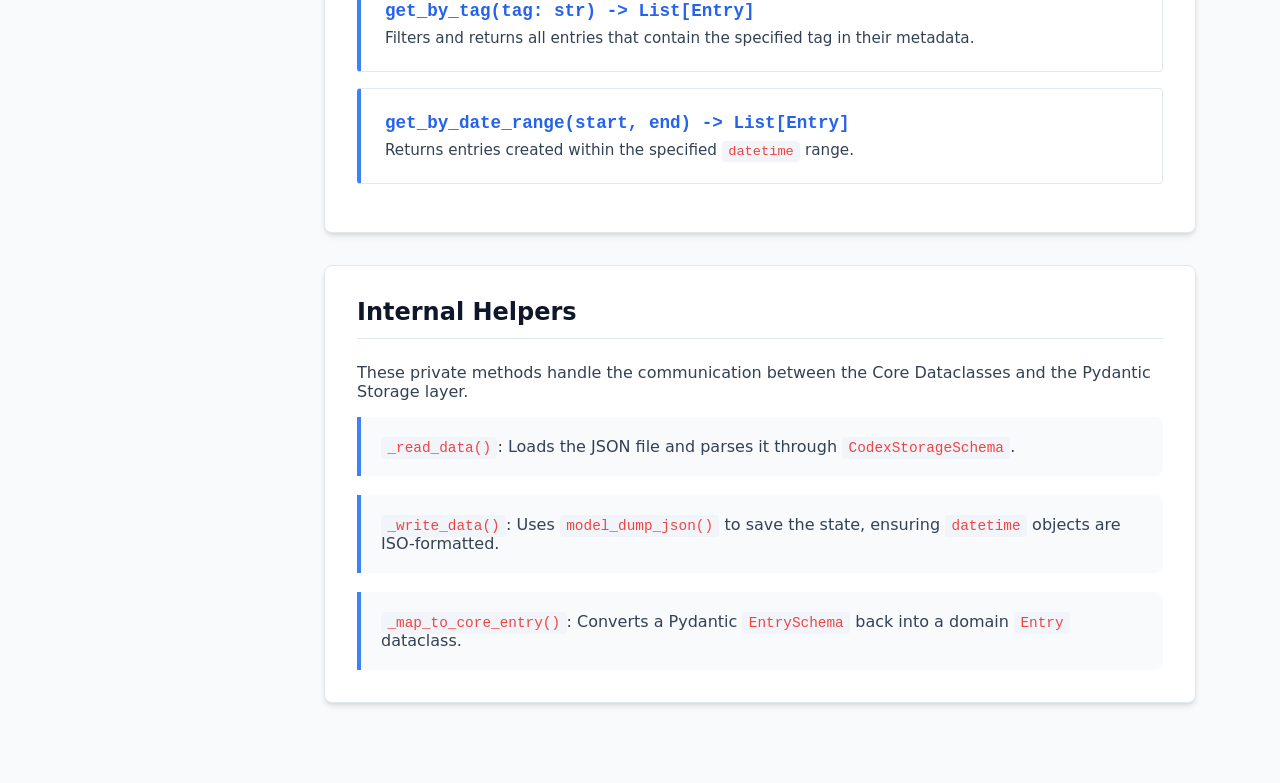
<file: docs/PydanticLexicon.html>
<!DOCTYPE html>
<html lang="en">
<head>
    <meta charset="UTF-8">
    <meta name="viewport" content="width=device-width, initial-scale=1.0">
    <title>PydanticLexicon Documentation</title>
    <link rel="stylesheet" href="style.css">
</head>
<body id="repository">
    <aside class="sidebar">
        <h2>Capsule Core book</h2>
        <nav>
            <a href="Entry.html" class="active">Entry</a>
            <a href="Relation.html">Relation</a>
            <a href="CodexPolicy.html">CodexPolicy</a>
            <a href="Codex.html">Codex</a>
            <a href="Lexicon.html">Lexicon</a>
            <a href="PydanticLexicon.html">PydanticLexicon</a>
            <a href="JSONLexicon.html">JSONLexicon</a>
            <a href="UJSONLexicon.html">UJSONLexicon</a>
            <a href="ORJSONLexicon.html">ORJSONLexicon</a>
        </nav>
        <h2>PydanticLexicon</h2>
        <nav>
            <a href="#overview" class="active">Overview</a>
            <a href="#schemas">Data Schemas</a>
            <a href="#methods">Lexicon Methods</a>
            <a href="#helpers">Internal Helpers</a>
        </nav>
    </aside>

    <main class="main-content">
        <header>
            <h1>PydanticLexicon</h1>
            <p class="subtitle">A persistent storage implementation using Pydantic for validation and JSON for serialization.</p>
        </header>

        <section id="overview">
            <h2>Overview</h2>
            <p>
                The <code>PydanticLexicon</code> class is an implementation of the <code>Lexicon</code> interface. 
                It provides a robust way to store <strong>Entries</strong> and <strong>Relations</strong> in a local JSON file, 
                leveraging Pydantic's <code>BaseModel</code> for automatic data validation and date serialization.
            </p>
            <div class="method-box">
                <strong>Storage Strategy:</strong> Single-file JSON database (<code>codex_pydantic.json</code>) 
                with full schema validation on every read/write operation.
            </div>
        </section>

        <section id="schemas">
            <h2>Data Schemas</h2>
            <p>The following Pydantic models define the structure of the storage:</p>
            <table>
                <thead>
                    <tr>
                        <th>Schema Name</th>
                        <th>Description</th>
                        <th>Fields</th>
                    </tr>
                </thead>
                <tbody>
                    <tr>
                        <td><code>EntrySchema</code></td>
                        <td>Represents a single content entry.</td>
                        <td>id, title, content, tags, category, timestamps, metadata</td>
                    </tr>
                    <tr>
                        <td><code>RelationSchema</code></td>
                        <td>Defines a connection between two entries.</td>
                        <td>from_id, to_id, connection_type, metadata</td>
                    </tr>
                    <tr>
                        <td><code>CodexStorageSchema</code></td>
                        <td>The root container for the JSON file.</td>
                        <td>entries (Dict), relations (List)</td>
                    </tr>
                </tbody>
            </table>
        </section>

        <section id="methods">
            <h2>Lexicon Implementation</h2>
            
            <div class="method-card">
                <h3>save(entry: Entry)</h3>
                <p>Validates and persists a core Entry dataclass into the JSON storage. Converts the dataclass to a Pydantic model automatically.</p>
            </div>

            <div class="method-card">
                <h3>get_by_id(entry_id: str) -> Optional[Entry]</h3>
                <p>Retrieves a specific entry by its unique ID. Returns <code>None</code> if the entry does not exist.</p>
            </div>

            <div class="method-card">
                <h3>save_relation(relation: Relation)</h3>
                <p>Stores a new relationship between entries. Prevents duplicate relations by checking existence before writing.</p>
            </div>

            <div class="method-card">
                <h3>delete(entry_id: str) -> bool</h3>
                <p>Removes an entry and performs <strong>cascade deletion</strong> on all associated relations (incoming and outgoing).</p>
            </div>

            <div class="method-card">
                <h3>get_by_tag(tag: str) -> List[Entry]</h3>
                <p>Filters and returns all entries that contain the specified tag in their metadata.</p>
            </div>

            <div class="method-card">
                <h3>get_by_date_range(start, end) -> List[Entry]</h3>
                <p>Returns entries created within the specified <code>datetime</code> range.</p>
            </div>
        </section>

        <section id="helpers">
            <h2>Internal Helpers</h2>
            <p>These private methods handle the communication between the Core Dataclasses and the Pydantic Storage layer.</p>
            
            <div class="method-box">
                <code>_read_data()</code>: Loads the JSON file and parses it through <code>CodexStorageSchema</code>.
            </div>
            <br>
            <div class="method-box">
                <code>_write_data()</code>: Uses <code>model_dump_json()</code> to save the state, ensuring <code>datetime</code> objects are ISO-formatted.
            </div>
            <br>
            <div class="method-box">
                <code>_map_to_core_entry()</code>: Converts a Pydantic <code>EntrySchema</code> back into a domain <code>Entry</code> dataclass.
            </div>
        </section>
    </main>
</body>
</html>
</file>
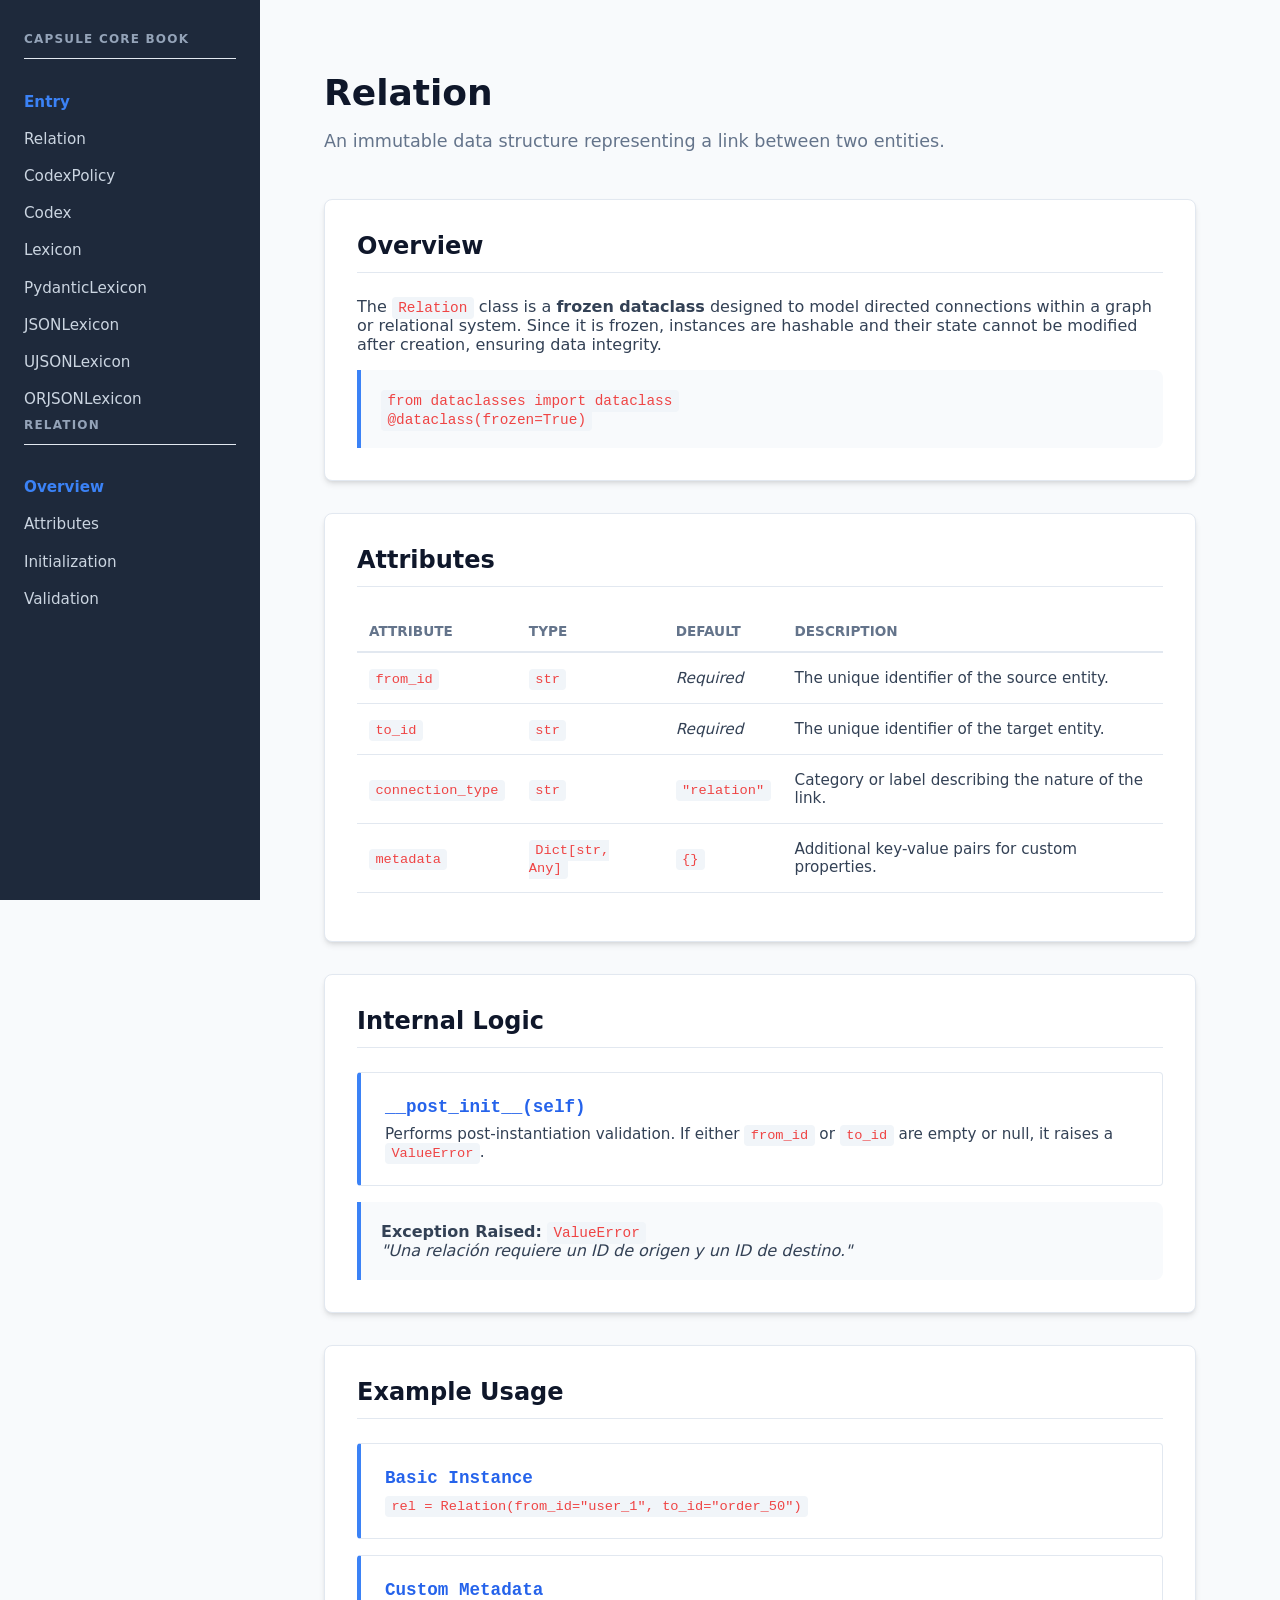
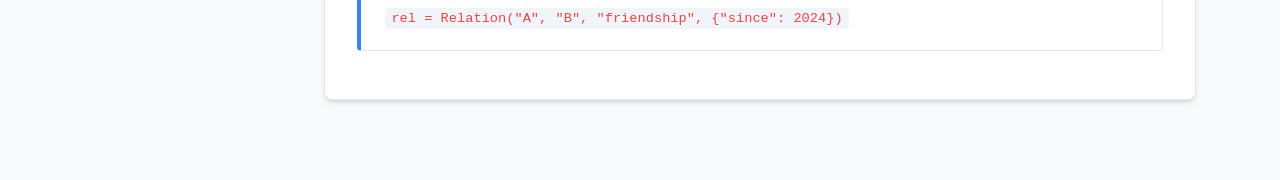
<file: docs/Relation.html>
<!DOCTYPE html>
<html lang="en">
<head>
    <meta charset="UTF-8">
    <meta name="viewport" content="width=device-width, initial-scale=1.0">
    <title>Relation Class Documentation</title>
    <link rel="stylesheet" href="style.css">
</head>
<body>

    <aside class="sidebar">
        <h2>Capsule Core book</h2>
        <nav>
            <a href="Entry.html" class="active">Entry</a>
            <a href="Relation.html">Relation</a>
            <a href="CodexPolicy.html">CodexPolicy</a>
            <a href="Codex.html">Codex</a>
            <a href="Lexicon.html">Lexicon</a>
            <a href="PydanticLexicon.html">PydanticLexicon</a>
            <a href="JSONLexicon.html">JSONLexicon</a>
            <a href="UJSONLexicon.html">UJSONLexicon</a>
            <a href="ORJSONLexicon.html">ORJSONLexicon</a>
        </nav>
        <h2>Relation</h2>
        <nav>
            <a href="#overview" class="active">Overview</a>
            <a href="#attributes">Attributes</a>
            <a href="#initialization">Initialization</a>
            <a href="#validation">Validation</a>
        </nav>
    </aside>

    <main class="main-content">
        <header id="repository">
            <h1>Relation</h1>
            <p class="subtitle">An immutable data structure representing a link between two entities.</p>
        </header>

        <section id="overview">
            <h2>Overview</h2>
            <p>
                The <code>Relation</code> class is a <strong>frozen dataclass</strong> designed to model directed connections 
                within a graph or relational system. Since it is frozen, instances are hashable and their state cannot 
                be modified after creation, ensuring data integrity.
            </p>
            <div class="method-box">
                <code>from dataclasses import dataclass</code><br>
                <code>@dataclass(frozen=True)</code>
            </div>
        </section>

        <section id="attributes">
            <h2>Attributes</h2>
            <table>
                <thead>
                    <tr>
                        <th>Attribute</th>
                        <th>Type</th>
                        <th>Default</th>
                        <th>Description</th>
                    </tr>
                </thead>
                <tbody>
                    <tr>
                        <td><code>from_id</code></td>
                        <td><code>str</code></td>
                        <td><em>Required</em></td>
                        <td>The unique identifier of the source entity.</td>
                    </tr>
                    <tr>
                        <td><code>to_id</code></td>
                        <td><code>str</code></td>
                        <td><em>Required</em></td>
                        <td>The unique identifier of the target entity.</td>
                    </tr>
                    <tr>
                        <td><code>connection_type</code></td>
                        <td><code>str</code></td>
                        <td><code>"relation"</code></td>
                        <td>Category or label describing the nature of the link.</td>
                    </tr>
                    <tr>
                        <td><code>metadata</code></td>
                        <td><code>Dict[str, Any]</code></td>
                        <td><code>{}</code></td>
                        <td>Additional key-value pairs for custom properties.</td>
                    </tr>
                </tbody>
            </table>
        </section>

        <section id="validation">
            <h2>Internal Logic</h2>
            
            <div class="method-card">
                <h3>__post_init__(self)</h3>
                <p>
                    Performs post-instantiation validation. If either <code>from_id</code> or <code>to_id</code> 
                    are empty or null, it raises a <code>ValueError</code>.
                </p>
            </div>

            <div class="method-box" style="margin-top: 1rem;">
                <strong>Exception Raised:</strong> <code>ValueError</code><br>
                <em>"Una relación requiere un ID de origen y un ID de destino."</em>
            </div>
        </section>

        <section id="initialization">
            <h2>Example Usage</h2>
            <div class="method-card">
                <h3>Basic Instance</h3>
                <p><code>rel = Relation(from_id="user_1", to_id="order_50")</code></p>
            </div>
            <div class="method-card">
                <h3>Custom Metadata</h3>
                <p><code>rel = Relation("A", "B", "friendship", {"since": 2024})</code></p>
            </div>
        </section>
    </main>

</body>
</html>
</file>
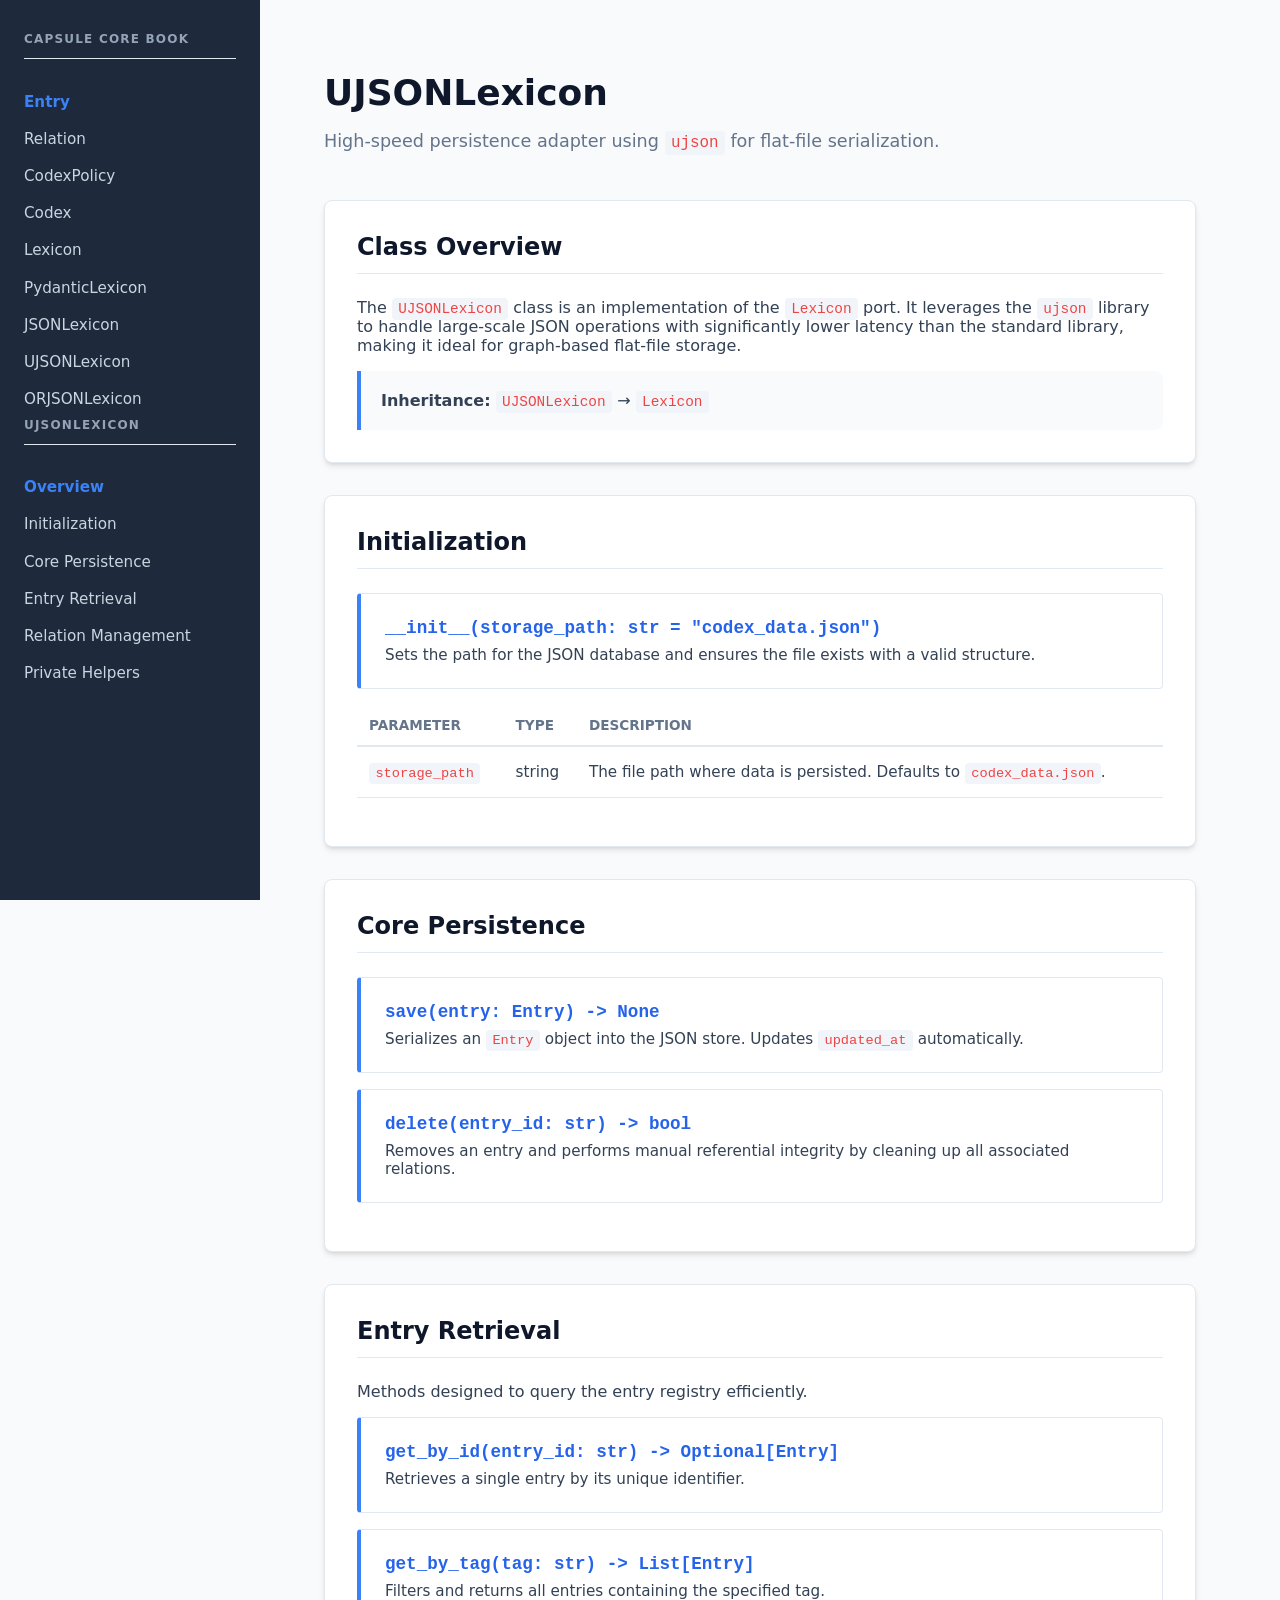
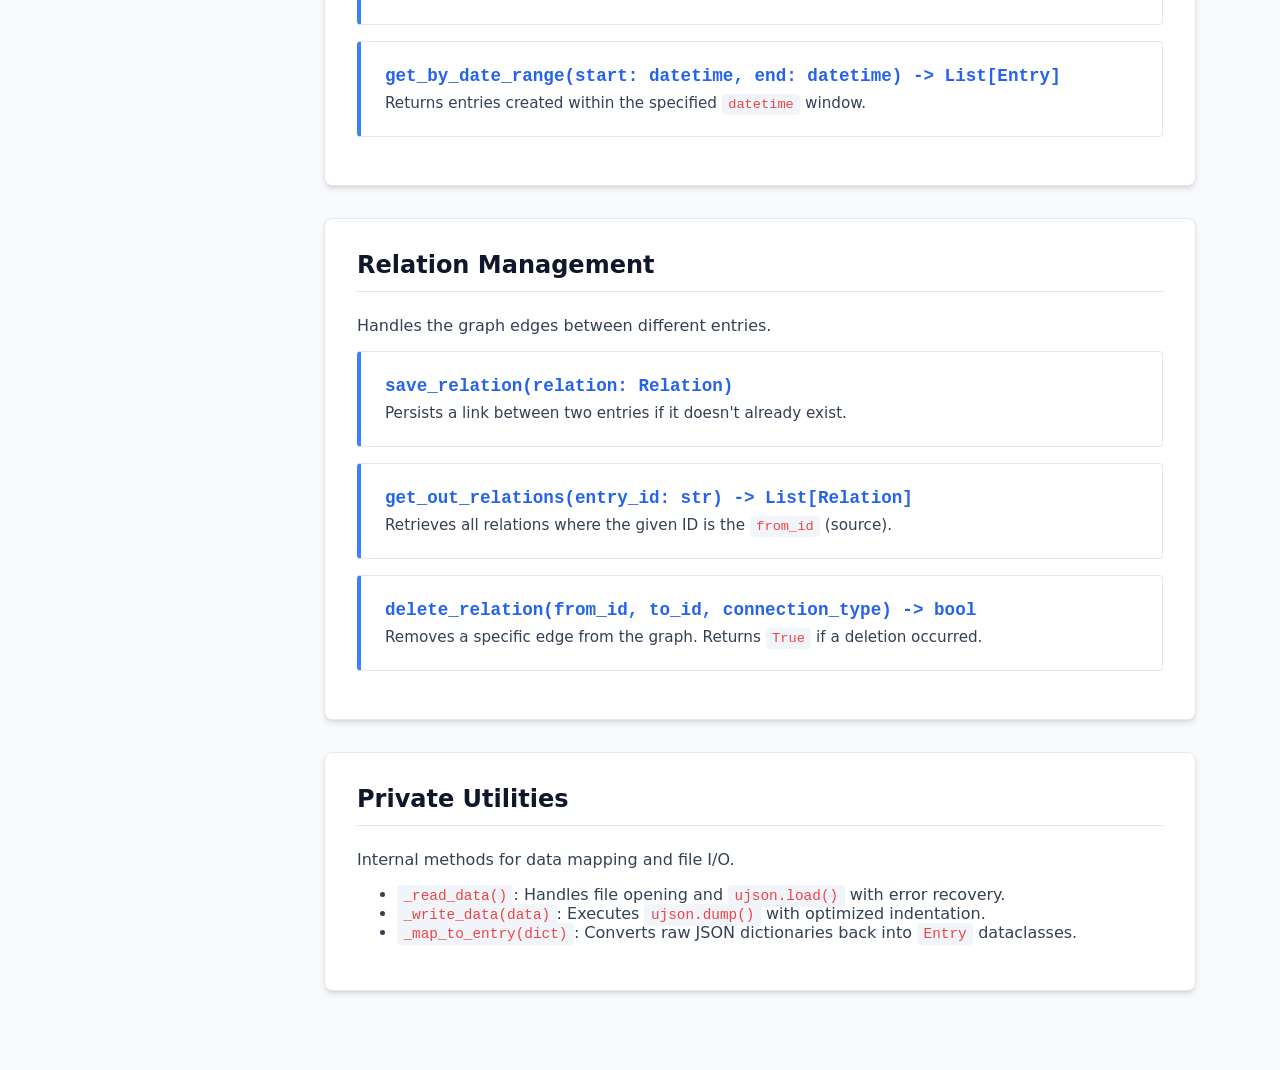
<file: docs/UJSONLexicon.html>
<!DOCTYPE html>
<html lang="en">
<head>
    <meta charset="UTF-8">
    <meta name="viewport" content="width=device-width, initial-scale=1.0">
    <title>UJSONLexicon Documentation</title>
    <link rel="stylesheet" href="style.css">
</head>
<body>

    <aside class="sidebar">
        <h2>Capsule Core book</h2>
        <nav>
            <a href="Entry.html" class="active">Entry</a>
            <a href="Relation.html">Relation</a>
            <a href="CodexPolicy.html">CodexPolicy</a>
            <a href="Codex.html">Codex</a>
            <a href="Lexicon.html">Lexicon</a>
            <a href="PydanticLexicon.html">PydanticLexicon</a>
            <a href="JSONLexicon.html">JSONLexicon</a>
            <a href="UJSONLexicon.html">UJSONLexicon</a>
            <a href="ORJSONLexicon.html">ORJSONLexicon</a>
        </nav>
        <h2>UJSONLexicon</h2>
        <nav>
            <a href="#overview" class="active">Overview</a>
            <a href="#initialization">Initialization</a>
            <a href="#persistence">Core Persistence</a>
            <a href="#retrieval">Entry Retrieval</a>
            <a href="#relations">Relation Management</a>
            <a href="#helpers">Private Helpers</a>
        </nav>
    </aside>

    <main class="main-content">
        <header>
            <h1>UJSONLexicon</h1>
            <p class="subtitle">High-speed persistence adapter using <code>ujson</code> for flat-file serialization.</p>
        </header>

        <section id="overview">
            <h2>Class Overview</h2>
            <p>
                The <code>UJSONLexicon</code> class is an implementation of the <code>Lexicon</code> port. 
                It leverages the <code>ujson</code> library to handle large-scale JSON operations with significantly 
                lower latency than the standard library, making it ideal for graph-based flat-file storage.
            </p>
            <div class="method-box">
                <strong>Inheritance:</strong> <code>UJSONLexicon</code> &rarr; <code>Lexicon</code>
            </div>
        </section>

        <section id="initialization">
            <h2>Initialization</h2>
            <div class="method-card">
                <h3>__init__(storage_path: str = "codex_data.json")</h3>
                <p>Sets the path for the JSON database and ensures the file exists with a valid structure.</p>
            </div>
            <table>
                <thead>
                    <tr>
                        <th>Parameter</th>
                        <th>Type</th>
                        <th>Description</th>
                    </tr>
                </thead>
                <tbody>
                    <tr>
                        <td><code>storage_path</code></td>
                        <td>string</td>
                        <td>The file path where data is persisted. Defaults to <code>codex_data.json</code>.</td>
                    </tr>
                </tbody>
            </table>
        </section>

        <section id="persistence">
            <h2>Core Persistence</h2>
            
            <div class="method-card">
                <h3>save(entry: Entry) -> None</h3>
                <p>Serializes an <code>Entry</code> object into the JSON store. Updates <code>updated_at</code> automatically.</p>
            </div>

            <div class="method-card">
                <h3>delete(entry_id: str) -> bool</h3>
                <p>Removes an entry and performs manual referential integrity by cleaning up all associated relations.</p>
            </div>
        </section>

        <section id="retrieval">
            <h2>Entry Retrieval</h2>
            <p>Methods designed to query the entry registry efficiently.</p>

            <div class="method-card">
                <h3>get_by_id(entry_id: str) -> Optional[Entry]</h3>
                <p>Retrieves a single entry by its unique identifier.</p>
            </div>

            <div class="method-card">
                <h3>get_by_tag(tag: str) -> List[Entry]</h3>
                <p>Filters and returns all entries containing the specified tag.</p>
            </div>

            <div class="method-card">
                <h3>get_by_date_range(start: datetime, end: datetime) -> List[Entry]</h3>
                <p>Returns entries created within the specified <code>datetime</code> window.</p>
            </div>
        </section>

        <section id="relations">
            <h2>Relation Management</h2>
            <p>Handles the graph edges between different entries.</p>

            <div class="method-card">
                <h3>save_relation(relation: Relation)</h3>
                <p>Persists a link between two entries if it doesn't already exist.</p>
            </div>

            <div class="method-card">
                <h3>get_out_relations(entry_id: str) -> List[Relation]</h3>
                <p>Retrieves all relations where the given ID is the <code>from_id</code> (source).</p>
            </div>

            <div class="method-card">
                <h3>delete_relation(from_id, to_id, connection_type) -> bool</h3>
                <p>Removes a specific edge from the graph. Returns <code>True</code> if a deletion occurred.</p>
            </div>
        </section>

        <section id="helpers">
            <h2>Private Utilities</h2>
            <p>Internal methods for data mapping and file I/O.</p>
            <ul>
                <li><code>_read_data()</code>: Handles file opening and <code>ujson.load()</code> with error recovery.</li>
                <li><code>_write_data(data)</code>: Executes <code>ujson.dump()</code> with optimized indentation.</li>
                <li><code>_map_to_entry(dict)</code>: Converts raw JSON dictionaries back into <code>Entry</code> dataclasses.</li>
            </ul>
        </section>
    </main>

</body>
</html>
</file>
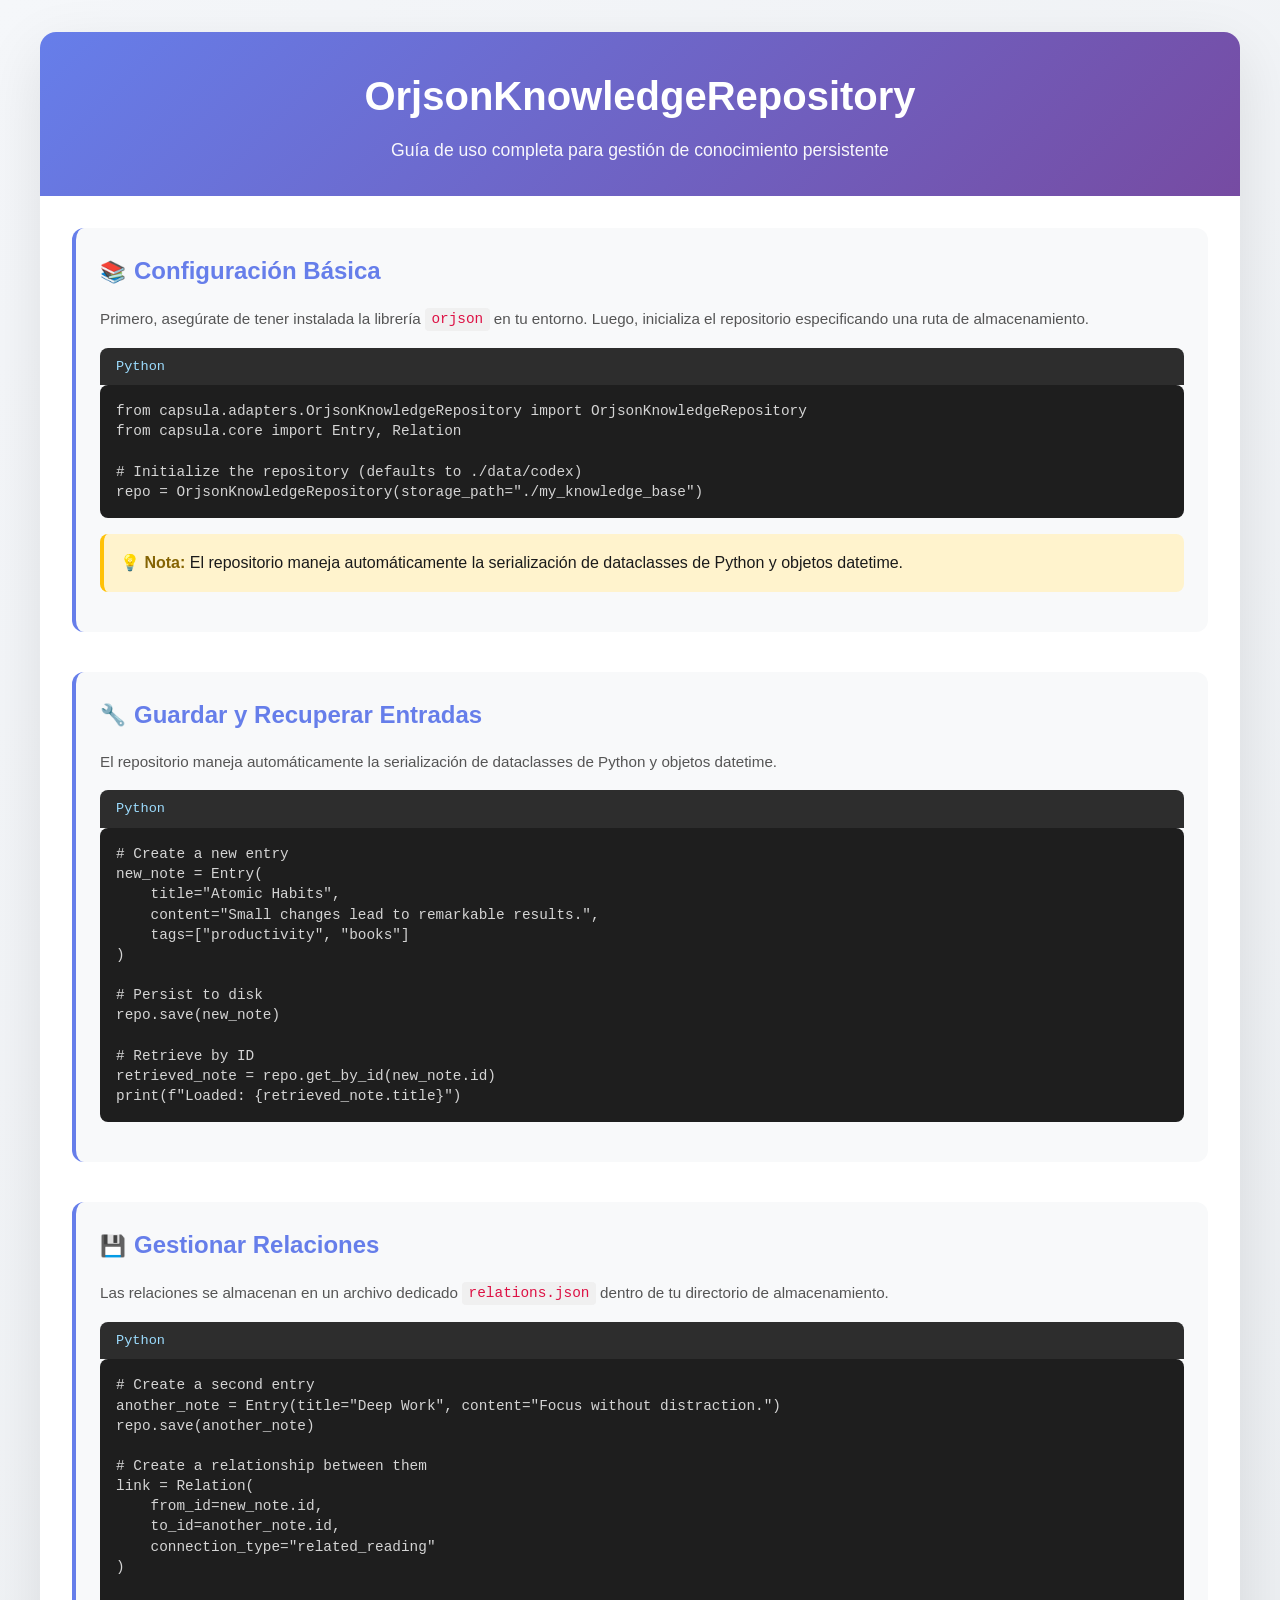
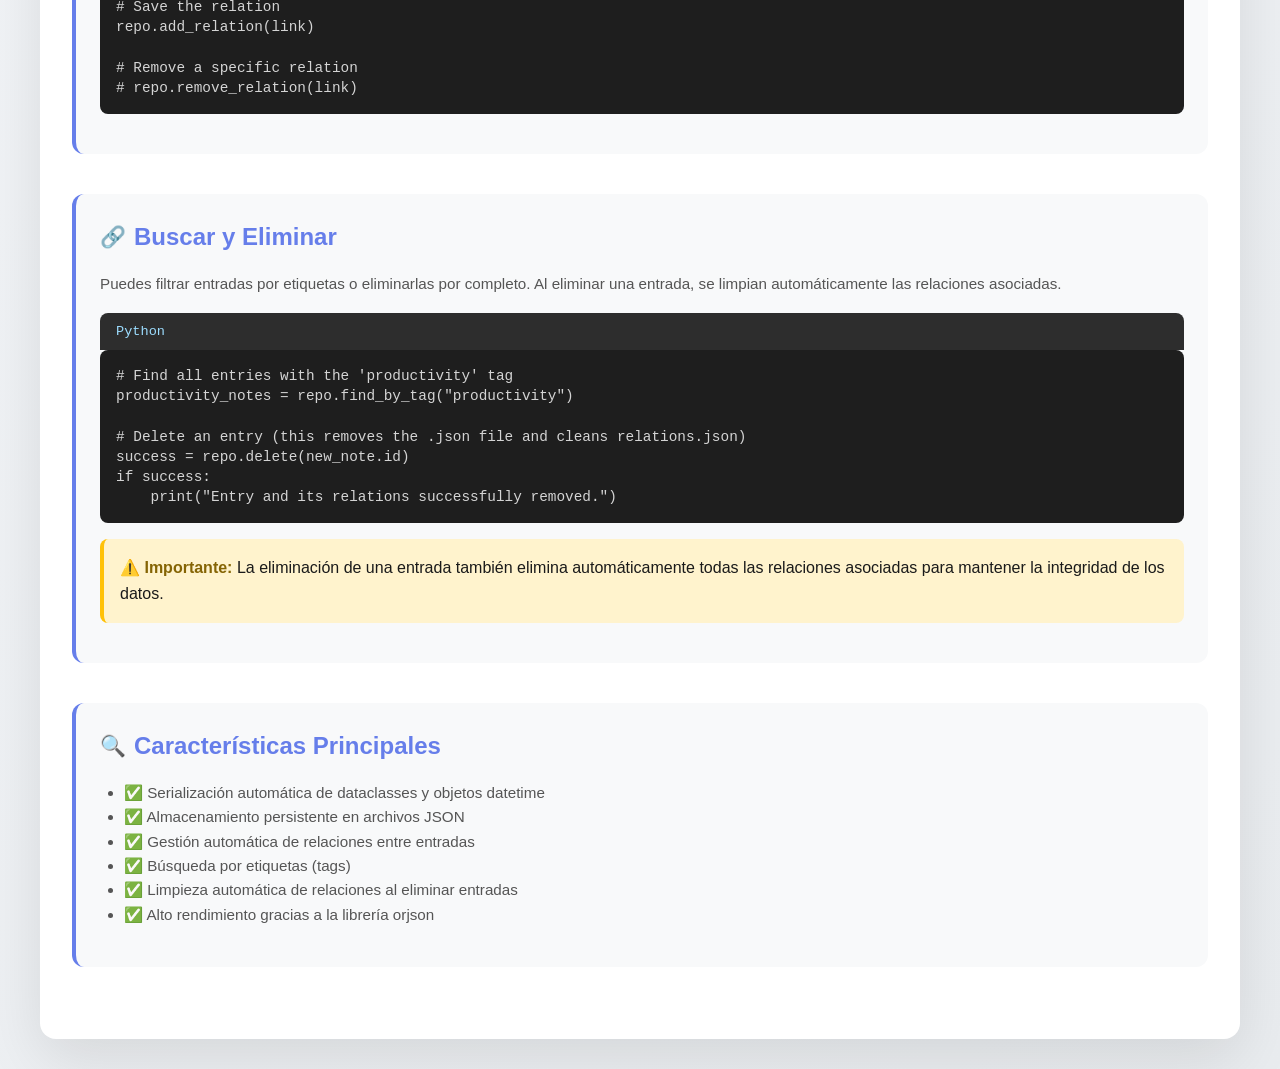
<file: docs/usage/OrjsonKnowledgeRepository.html>
<!DOCTYPE html>
<html lang="es">
<head>
    <meta charset="UTF-8">
    <meta name="viewport" content="width=device-width, initial-scale=1.0">
    <title>Guía de Uso: OrjsonKnowledgeRepository</title>
    <style>
        * {
            margin: 0;
            padding: 0;
            box-sizing: border-box;
        }

        body {
            font-family: -apple-system, BlinkMacSystemFont, 'Segoe UI', Roboto, 'Helvetica Neue', Arial, sans-serif;
            line-height: 1.6;
            color: #1a1a1a;
            background: linear-gradient(135deg, #f5f7fa 0%, #e9ecef 100%);
            padding: 2rem;
        }

        .container {
            max-width: 1200px;
            margin: 0 auto;
            background: white;
            border-radius: 16px;
            box-shadow: 0 20px 60px rgba(0, 0, 0, 0.1);
            overflow: hidden;
        }

        .header {
            background: linear-gradient(135deg, #667eea 0%, #764ba2 100%);
            color: white;
            padding: 2rem;
            text-align: center;
        }

        .header h1 {
            font-size: 2.5rem;
            margin-bottom: 0.5rem;
            font-weight: 700;
        }

        .header p {
            font-size: 1.1rem;
            opacity: 0.95;
        }

        .content {
            padding: 2rem;
        }

        .section {
            margin-bottom: 2.5rem;
            background: #f8f9fa;
            border-radius: 12px;
            padding: 1.5rem;
            border-left: 4px solid #667eea;
        }

        .section h2 {
            color: #667eea;
            font-size: 1.5rem;
            margin-bottom: 1rem;
            display: flex;
            align-items: center;
            gap: 0.5rem;
        }

        .section h2::before {
            content: "📚";
            font-size: 1.3rem;
        }

        .section:nth-child(2) h2::before {
            content: "🔧";
        }

        .section:nth-child(3) h2::before {
            content: "💾";
        }

        .section:nth-child(4) h2::before {
            content: "🔗";
        }

        .section:nth-child(5) h2::before {
            content: "🔍";
        }

        .description {
            color: #555;
            margin-bottom: 1rem;
            font-size: 0.95rem;
        }

        .code-block {
            background: #1e1e1e;
            color: #d4d4d4;
            border-radius: 8px;
            padding: 1rem;
            margin: 1rem 0;
            overflow-x: auto;
            font-family: 'Courier New', 'Monaco', monospace;
            font-size: 0.9rem;
            line-height: 1.4;
        }

        .code-block pre {
            margin: 0;
            white-space: pre-wrap;
            word-wrap: break-word;
        }

        .code-header {
            background: #2d2d2d;
            padding: 0.5rem 1rem;
            border-radius: 8px 8px 0 0;
            font-family: monospace;
            font-size: 0.85rem;
            color: #9cdcfe;
            margin-bottom: -1rem;
        }

        .inline-code {
            background: #f0f0f0;
            color: #d14;
            padding: 0.2rem 0.4rem;
            border-radius: 4px;
            font-family: monospace;
            font-size: 0.9rem;
        }

        .note {
            background: #fff3cd;
            border-left: 4px solid #ffc107;
            padding: 1rem;
            margin: 1rem 0;
            border-radius: 8px;
        }

        .note strong {
            color: #856404;
        }

        .badge {
            display: inline-block;
            background: #667eea;
            color: white;
            padding: 0.2rem 0.6rem;
            border-radius: 20px;
            font-size: 0.75rem;
            margin-left: 0.5rem;
            vertical-align: middle;
        }

        @media (max-width: 768px) {
            body {
                padding: 1rem;
            }
            
            .content {
                padding: 1rem;
            }
            
            .section {
                padding: 1rem;
            }
            
            .header h1 {
                font-size: 1.8rem;
            }
        }
    </style>
</head>
<body>
    <div class="container">
        <div class="header">
            <h1>OrjsonKnowledgeRepository</h1>
            <p>Guía de uso completa para gestión de conocimiento persistente</p>
        </div>
        
        <div class="content">
            <!-- Sección 1: Basic Setup -->
            <div class="section">
                <h2>Configuración Básica</h2>
                <div class="description">
                    Primero, asegúrate de tener instalada la librería <span class="inline-code">orjson</span> en tu entorno. 
                    Luego, inicializa el repositorio especificando una ruta de almacenamiento.
                </div>
                <div class="code-header">Python</div>
                <div class="code-block">
                    <pre>from capsula.adapters.OrjsonKnowledgeRepository import OrjsonKnowledgeRepository
from capsula.core import Entry, Relation

# Initialize the repository (defaults to ./data/codex)
repo = OrjsonKnowledgeRepository(storage_path="./my_knowledge_base")</pre>
                </div>
                <div class="note">
                    <strong>💡 Nota:</strong> El repositorio maneja automáticamente la serialización de dataclasses de Python y objetos datetime.
                </div>
            </div>

            <!-- Sección 2: Saving and Retrieving Entries -->
            <div class="section">
                <h2>Guardar y Recuperar Entradas</h2>
                <div class="description">
                    El repositorio maneja automáticamente la serialización de dataclasses de Python y objetos datetime.
                </div>
                <div class="code-header">Python</div>
                <div class="code-block">
                    <pre># Create a new entry
new_note = Entry(
    title="Atomic Habits",
    content="Small changes lead to remarkable results.",
    tags=["productivity", "books"]
)

# Persist to disk
repo.save(new_note)

# Retrieve by ID
retrieved_note = repo.get_by_id(new_note.id)
print(f"Loaded: {retrieved_note.title}")</pre>
                </div>
            </div>

            <!-- Sección 3: Managing Relations -->
            <div class="section">
                <h2>Gestionar Relaciones</h2>
                <div class="description">
                    Las relaciones se almacenan en un archivo dedicado <span class="inline-code">relations.json</span> dentro de tu directorio de almacenamiento.
                </div>
                <div class="code-header">Python</div>
                <div class="code-block">
                    <pre># Create a second entry
another_note = Entry(title="Deep Work", content="Focus without distraction.")
repo.save(another_note)

# Create a relationship between them
link = Relation(
    from_id=new_note.id, 
    to_id=another_note.id, 
    connection_type="related_reading"
)

# Save the relation
repo.add_relation(link)

# Remove a specific relation
# repo.remove_relation(link)</pre>
                </div>
            </div>

            <!-- Sección 4: Searching and Deleting -->
            <div class="section">
                <h2>Buscar y Eliminar</h2>
                <div class="description">
                    Puedes filtrar entradas por etiquetas o eliminarlas por completo. Al eliminar una entrada, se limpian automáticamente las relaciones asociadas.
                </div>
                <div class="code-header">Python</div>
                <div class="code-block">
                    <pre># Find all entries with the 'productivity' tag
productivity_notes = repo.find_by_tag("productivity")

# Delete an entry (this removes the .json file and cleans relations.json)
success = repo.delete(new_note.id)
if success:
    print("Entry and its relations successfully removed.")</pre>
                </div>
                <div class="note">
                    <strong>⚠️ Importante:</strong> La eliminación de una entrada también elimina automáticamente todas las relaciones asociadas para mantener la integridad de los datos.
                </div>
            </div>

            <!-- Sección adicional: Características -->
            <div class="section">
                <h2>Características Principales</h2>
                <div class="description">
                    <ul style="margin-left: 1.5rem; color: #555;">
                        <li>✅ Serialización automática de dataclasses y objetos datetime</li>
                        <li>✅ Almacenamiento persistente en archivos JSON</li>
                        <li>✅ Gestión automática de relaciones entre entradas</li>
                        <li>✅ Búsqueda por etiquetas (tags)</li>
                        <li>✅ Limpieza automática de relaciones al eliminar entradas</li>
                        <li>✅ Alto rendimiento gracias a la librería orjson</li>
                    </ul>
                </div>
            </div>
        </div>
    </div>
</body>
</html>
</file>
<file: docs/style.css>
/* Variables de diseño */
:root {
    --primary: #3b82f6;
    --primary-dark: #2563eb;
    --bg-main: #f8fafc;
    --bg-card: #ffffff;
    --sidebar-bg: #1e293b;
    --text-main: #334155;
    --text-bold: #0f172a;
    --code-color: #ef4444;
    --code-bg: #f1f5f9;
    --border: #e2e8f0;
    --radius: 8px;
    --shadow: 0 4px 6px -1px rgb(0 0 0 / 0.1), 0 2px 4px -2px rgb(0 0 0 / 0.1);
}

* { box-sizing: border-box; }

body {
    font-family: 'Inter', system-ui, -apple-system, sans-serif;
    background-color: var(--bg-main);
    color: var(--text-main);
    margin: 0;
    display: flex;
    min-height: 100vh;
}

/* Sidebar */
.sidebar {
    width: 260px;
    background-color: var(--sidebar-bg);
    color: white;
    padding: 2rem 1.5rem;
    position: fixed;
    height: 100vh;
    
    /* Nuevas propiedades para scroll */
    overflow-y: auto; /* Habilita el scroll vertical si el contenido excede la altura */
    scrollbar-width: thin; /* Para Firefox: hace la barra más discreta */
    scrollbar-color: #475569 transparent; /* Para Firefox: color de la barra */
}

/* Opcional: Personalización de la barra de scroll para navegadores Webkit (Chrome, Safari, Edge) */
.sidebar::-webkit-scrollbar {
    width: 6px;
}

.sidebar::-webkit-scrollbar-thumb {
    background-color: #475569; /* Color del "agarre" de la barra */
    border-radius: 10px;
}

.sidebar::-webkit-scrollbar-track {
    background: transparent; /* Fondo de la barra */
}

.sidebar h2 {
    font-size: 0.75rem;
    text-transform: uppercase;
    letter-spacing: 0.1em;
    color: #94a3b8;
    margin-bottom: 1.5rem;
}

.sidebar nav a {
    display: block;
    color: #cbd5e1;
    text-decoration: none;
    padding: 0.6rem 0;
    font-size: 0.95rem;
    transition: color 0.2s;
}

.sidebar nav a:hover { color: white; }
.sidebar nav a.active { color: var(--primary); font-weight: 600; }

/* Contenido Principal */
.main-content {
    margin-left: 260px;
    flex: 1;
    padding: 3rem 4rem;
    max-width: 1000px;
}

header {
    margin-bottom: 3rem;
}

h1 {
    font-size: 2.25rem;
    color: var(--text-bold);
    margin-bottom: 0.5rem;
}

.subtitle {
    font-size: 1.1rem;
    color: #64748b;
}

/* Tarjetas y Secciones */
section {
    background: var(--bg-card);
    padding: 2rem;
    border-radius: var(--radius);
    box-shadow: var(--shadow);
    margin-bottom: 2rem;
    border: 1px solid var(--border);
}

h2 {
    font-size: 1.5rem;
    color: var(--text-bold);
    margin-top: 0;
    border-bottom: 1px solid var(--border);
    padding-bottom: 0.75rem;
    margin-bottom: 1.5rem;
}

/* Tablas */
table {
    width: 100%;
    border-collapse: collapse;
    margin: 1rem 0;
}

th {
    text-align: left;
    font-size: 0.85rem;
    text-transform: uppercase;
    color: #64748b;
    padding: 0.75rem;
    border-bottom: 2px solid var(--border);
}

td {
    padding: 1rem 0.75rem;
    border-bottom: 1px solid var(--border);
    font-size: 0.95rem;
}

/* Componentes de código */
code {
    font-family: 'Fira Code', 'Menlo', monospace;
    background-color: var(--code-bg);
    color: var(--code-color);
    padding: 0.2rem 0.4rem;
    border-radius: 4px;
    font-size: 0.9em;
}

.method-box {
    background: #f8fafc;
    border-left: 4px solid var(--primary);
    padding: 1.25rem;
    border-radius: 0 var(--radius) var(--radius) 0;
}

/* Responsive */
@media (max-width: 768px) {
    .sidebar { display: none; }
    .main-content { margin-left: 0; padding: 2rem; }
}
/* Añade esto a tu style.css anterior */

.method-card {
    background: #ffffff;
    border: 1px solid var(--border);
    border-left: 4px solid var(--primary);
    padding: 1.5rem;
    margin-bottom: 1rem;
    border-radius: 4px;
    transition: transform 0.2s ease;
}

.method-card:hover {
    transform: translateX(5px);
    box-shadow: 0 2px 8px rgba(0,0,0,0.05);
}

.method-card h3 {
    margin: 0 0 0.5rem 0;
    font-family: 'Fira Code', monospace;
    font-size: 1.1rem;
    color: var(--primary-dark);
}

.method-card p {
    margin: 0;
    color: var(--text-main);
    font-size: 0.95rem;
}

/* Estilo para indicar que es una Interfaz/Abstracta */
#repository header h1::after {
    content: "ABSTRACT";
    font-size: 0.6rem;
    background: #64748b;
    color: white;
    padding: 2px 6px;
    border-radius: 4px;
    vertical-align: middle;
    margin-left: 10px;
}
</file>
